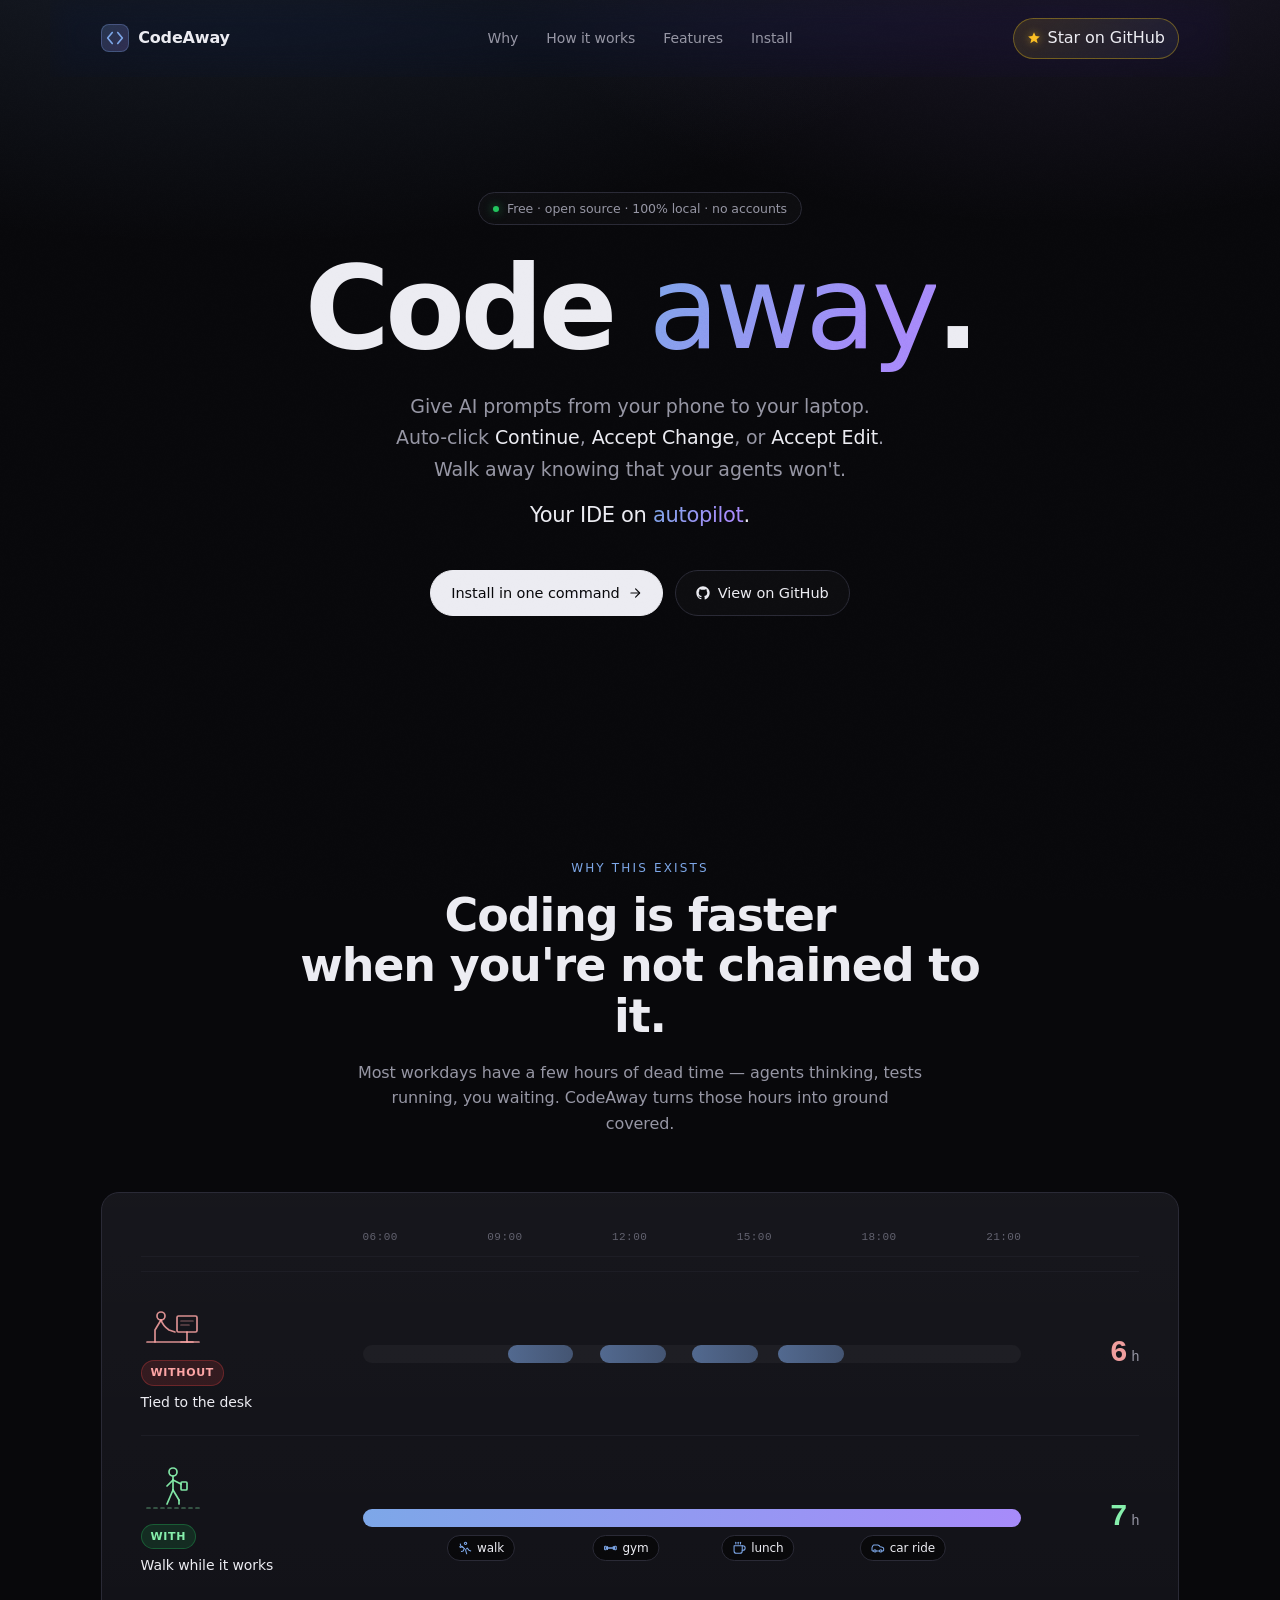
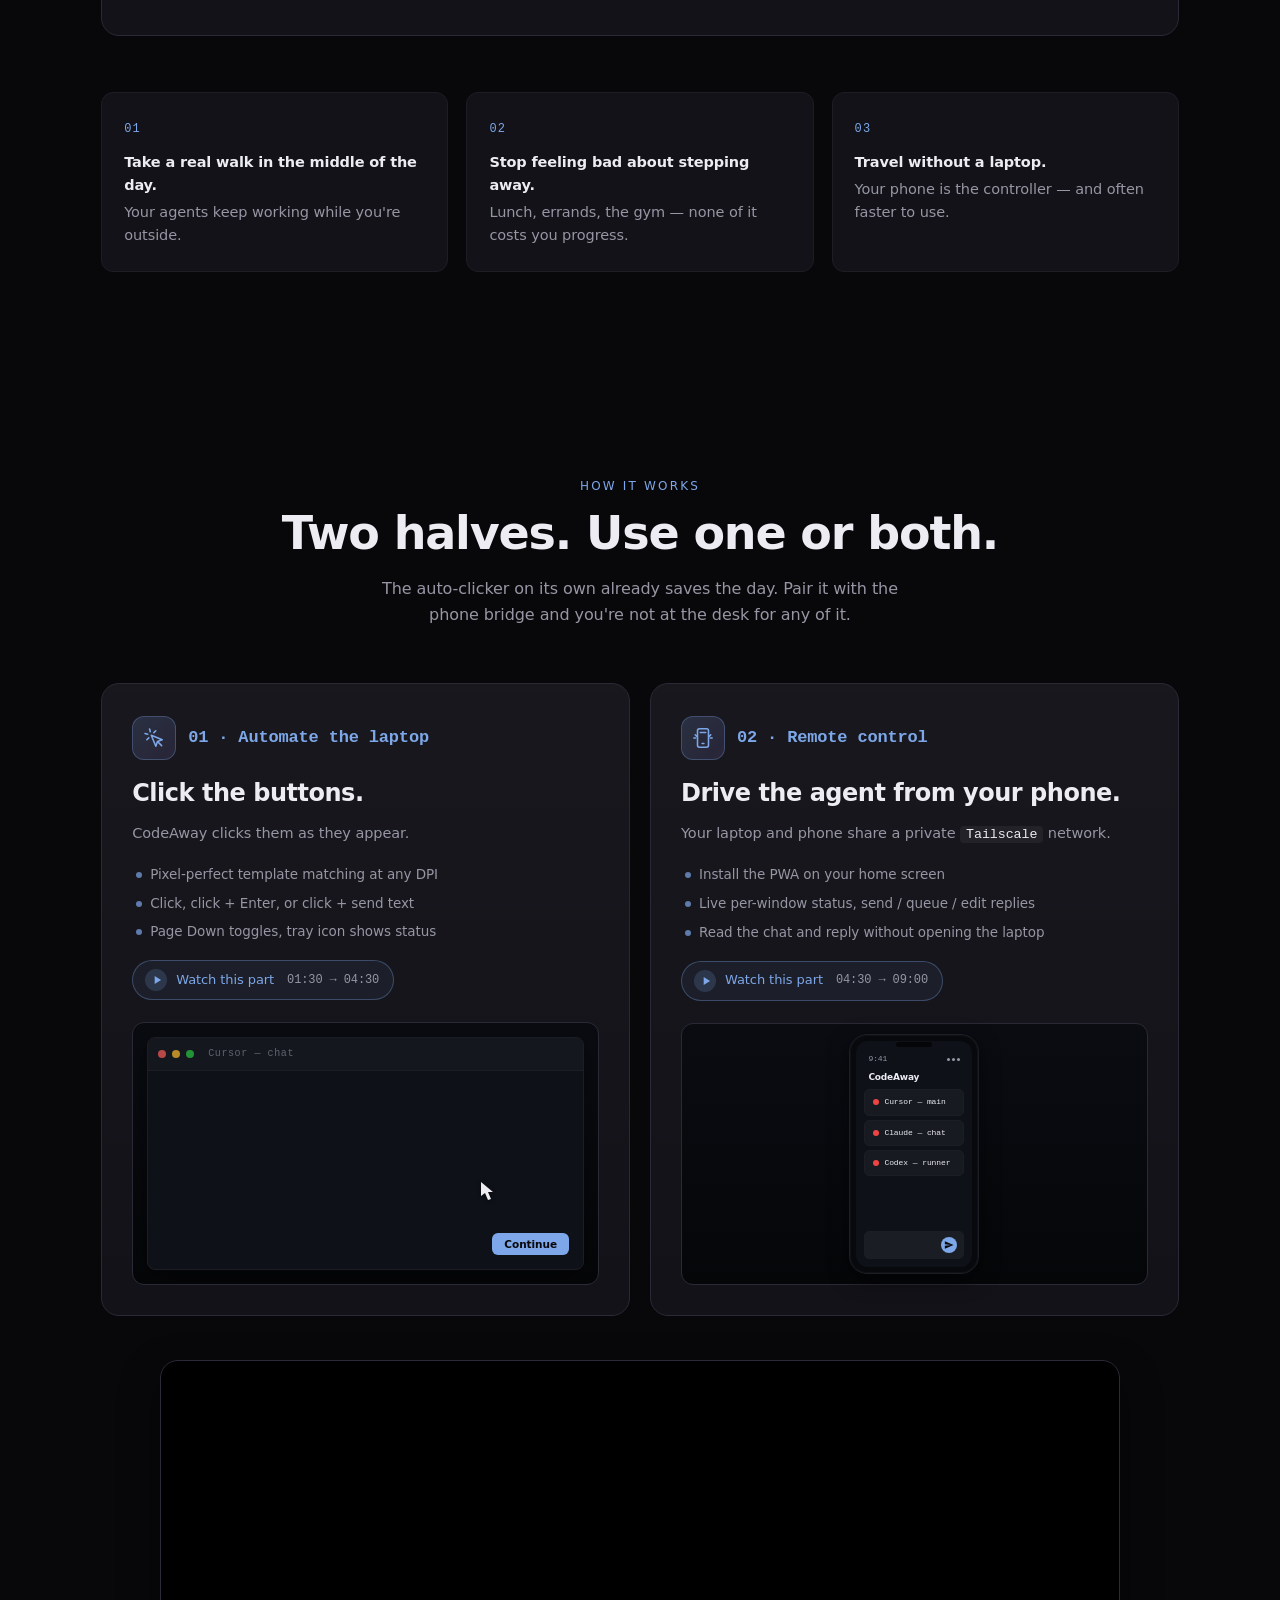
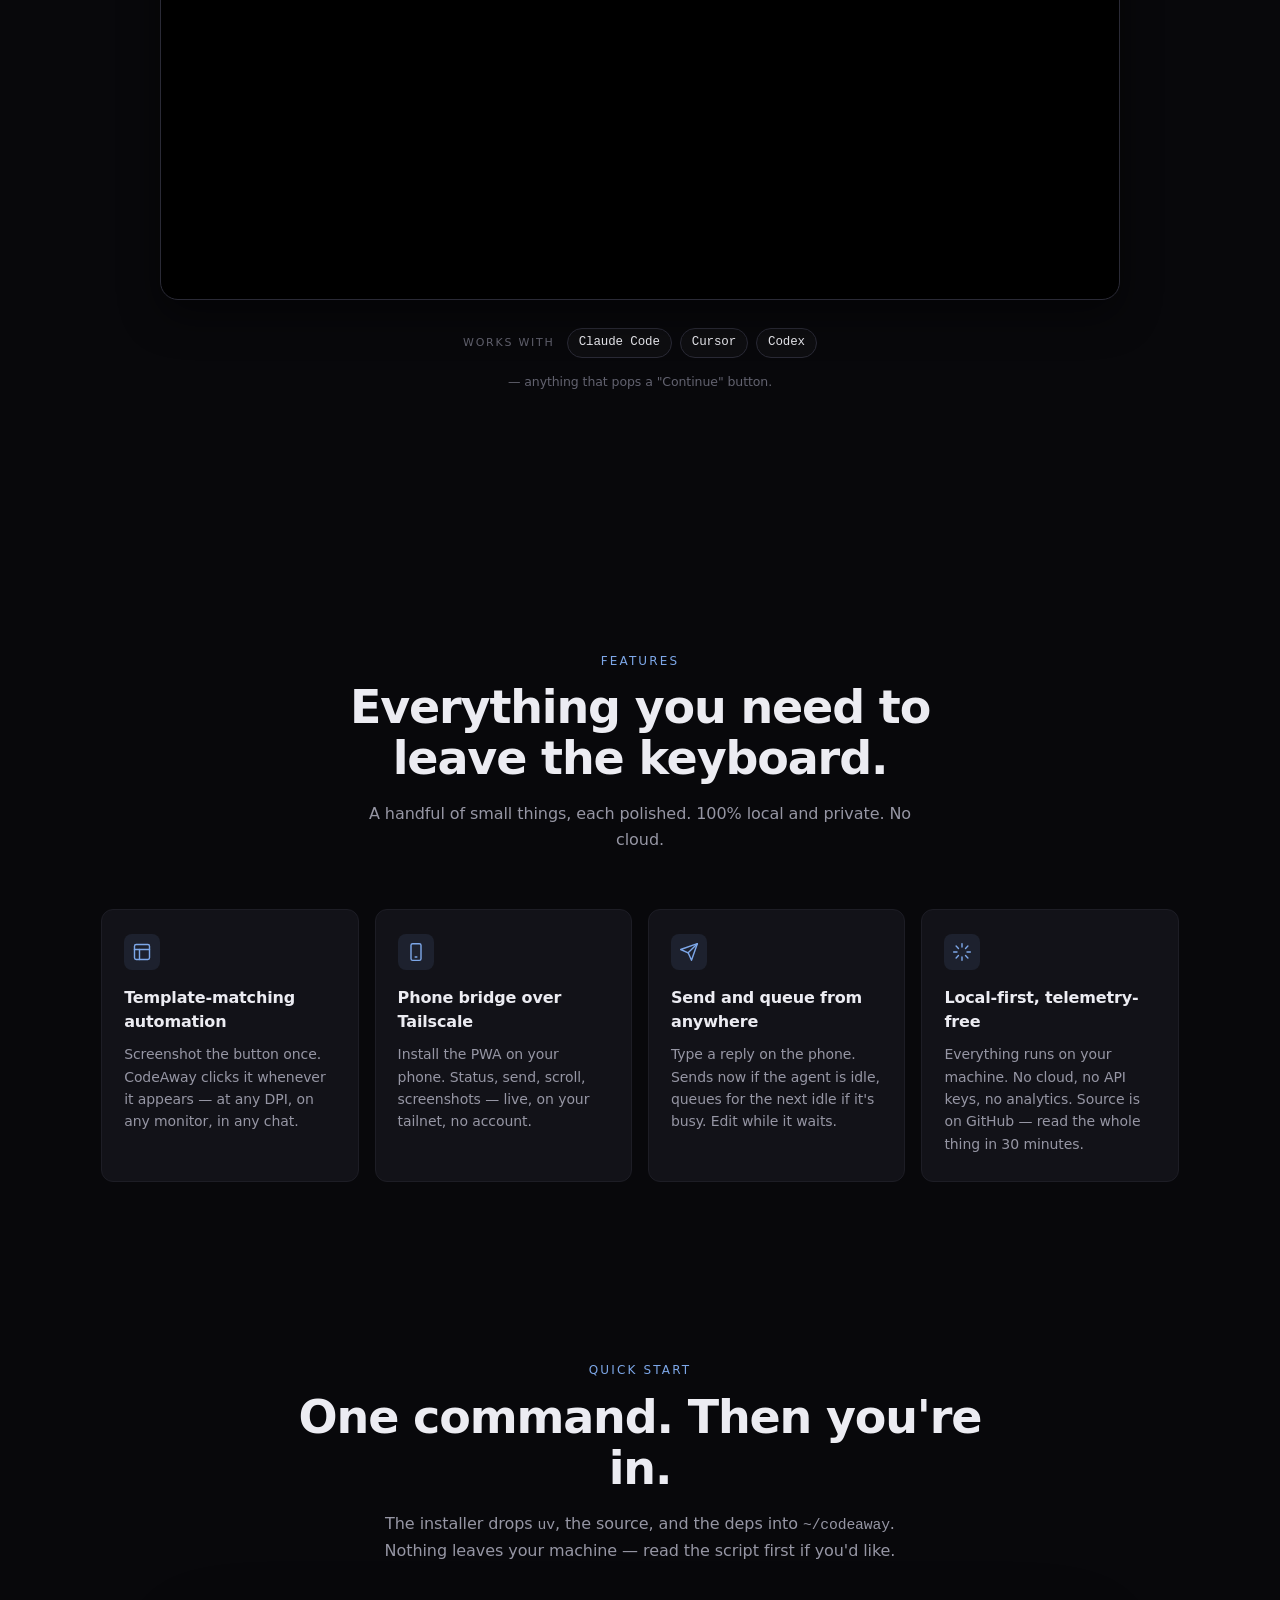
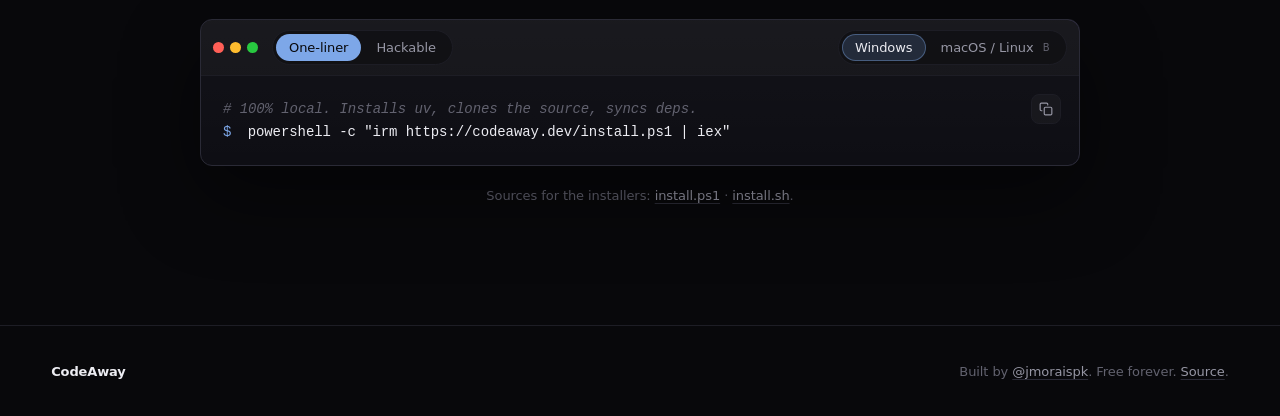
<file: site/index.html>
<!doctype html>
<html lang="en">
<head>
  <meta charset="utf-8">
  <meta name="viewport" content="width=device-width, initial-scale=1">
  <meta name="theme-color" content="#08080b">
  <meta name="description" content="CodeAway — open-source automation for IDEs and AI agents. Walk away from your desk; your agents won't.">
  <!-- Open Graph — fed to Slack, WhatsApp, iMessage, LinkedIn, etc.
       og:image must be an absolute URL or unfurlers won't fetch it,
       hence the codeaway.dev prefix. The 1200×630 ratio is the
       Facebook spec and what most clients prefer when picking a
       big-card layout over a plain link. -->
  <meta property="og:type" content="website">
  <meta property="og:url" content="https://codeaway.dev/">
  <meta property="og:title" content="CodeAway — Code away from your desk.">
  <meta property="og:description" content="Open-source automation for IDEs and AI agents. Walk away from your desk; your agents won't.">
  <meta property="og:image" content="https://codeaway.dev/assets/og.svg">
  <meta property="og:image:type" content="image/svg+xml">
  <meta property="og:image:width" content="1200">
  <meta property="og:image:height" content="630">
  <meta property="og:image:alt" content="CodeAway — phone controlling laptop with the agent's Continue button">
  <!-- Twitter has its own card spec; setting summary_large_image asks
       for the big preview. og:* fields above already cover most of
       what Twitter needs, but it falls back to twitter:* when
       present, so we mirror the essentials. -->
  <meta name="twitter:card" content="summary_large_image">
  <meta name="twitter:title" content="CodeAway — Code away from your desk.">
  <meta name="twitter:description" content="Open-source automation for IDEs and AI agents. Walk away from your desk; your agents won't.">
  <meta name="twitter:image" content="https://codeaway.dev/assets/og.svg">
  <link rel="icon" type="image/svg+xml" href="favicon.svg">
  <link rel="apple-touch-icon" href="favicon.svg">
  <link rel="mask-icon" href="favicon.svg" color="#7da7e8">
  <link rel="preconnect" href="https://rsms.me/">
  <link rel="stylesheet" href="https://rsms.me/inter/inter.css">
  <link rel="stylesheet" href="style.css">
  <title>CodeAway — Code away from your desk.</title>
</head>
<body>

<canvas id="grain" aria-hidden="true"></canvas>

<header class="nav">
  <a class="brand" href="#top" aria-label="CodeAway home">
    <span class="brand-mark" aria-hidden="true">
      <svg width="22" height="22" viewBox="0 0 24 24" fill="none" stroke="currentColor" stroke-width="1.8" stroke-linecap="round" stroke-linejoin="round">
        <polyline points="9 6 4 12 9 18"></polyline>
        <polyline points="15 6 20 12 15 18"></polyline>
      </svg>
    </span>
    <span class="brand-name">CodeAway</span>
  </a>
  <nav class="nav-links">
    <a href="#why">Why</a>
    <a href="#how">How it works</a>
    <a href="#features">Features</a>
    <a href="#quickstart">Install</a>
  </nav>
  <a class="nav-github" href="https://github.com/jmoraispk/codeaway" target="_blank" rel="noopener">
    <span class="star-icon" aria-hidden="true">
      <svg width="14" height="14" viewBox="0 0 24 24" fill="currentColor"><path d="M12 2 9.19 8.63 2 9.24l5.46 4.73L5.82 21 12 17.27 18.18 21l-1.64-7.03L22 9.24l-7.19-.61L12 2z"/></svg>
    </span>
    <span>Star on GitHub</span>
  </a>
</header>

<main id="top">

<!-- HERO ---------------------------------------------------------- -->
<section class="hero">
  <div class="hero-aurora" aria-hidden="true"></div>

  <p class="eyebrow">
    <span class="eyebrow-dot"></span>
    Free · open source · 100% local · no accounts
  </p>

  <h1 class="hero-title">
    Code <span class="grad">away</span>.
  </h1>

  <p class="hero-sub">
    Give AI prompts from your phone to your laptop.<br>
    Auto-click <em>Continue</em>, <em>Accept Change</em>, or <em>Accept Edit</em>.<br>
    Walk away knowing that your agents won't.
  </p>
  <p class="hero-tagline">Your IDE on <em>autopilot</em>.</p>

  <div class="hero-actions">
    <a class="btn btn-primary" href="#quickstart">
      Install in one command
      <svg width="14" height="14" viewBox="0 0 24 24" fill="none" stroke="currentColor" stroke-width="2" stroke-linecap="round" stroke-linejoin="round"><path d="M5 12h14"/><path d="m13 5 7 7-7 7"/></svg>
    </a>
    <a class="btn btn-ghost" href="https://github.com/jmoraispk/codeaway" target="_blank" rel="noopener">
      <svg width="14" height="14" viewBox="0 0 24 24" fill="currentColor" aria-hidden="true"><path d="M12 .5C5.65.5.5 5.65.5 12c0 5.08 3.29 9.39 7.86 10.91.58.1.79-.25.79-.56v-2c-3.2.7-3.87-1.36-3.87-1.36-.52-1.32-1.27-1.67-1.27-1.67-1.04-.71.08-.7.08-.7 1.15.08 1.76 1.18 1.76 1.18 1.02 1.75 2.69 1.25 3.35.96.1-.74.4-1.25.72-1.54-2.55-.29-5.23-1.27-5.23-5.66 0-1.25.45-2.27 1.18-3.07-.12-.29-.51-1.46.11-3.04 0 0 .96-.31 3.15 1.18.91-.25 1.89-.38 2.86-.38s1.95.13 2.86.38c2.18-1.49 3.14-1.18 3.14-1.18.62 1.58.23 2.75.11 3.04.74.8 1.18 1.82 1.18 3.07 0 4.4-2.69 5.36-5.25 5.65.41.36.78 1.06.78 2.13v3.16c0 .31.21.67.8.56C20.21 21.39 23.5 17.08 23.5 12 23.5 5.65 18.35.5 12 .5z"/></svg>
      View on GitHub
    </a>
  </div>

</section>

<!-- WHY ----------------------------------------------------------- -->
<section id="why" class="why">
  <header class="section-head">
    <p class="section-eyebrow">Why this exists</p>
    <h2>Coding is faster<br>when you're not chained to it.</h2>
    <p class="section-lede">
      Most workdays have a few hours of dead time — agents thinking,
      tests running, you waiting. CodeAway turns those hours into
      ground covered.
    </p>
  </header>

  <div class="timeline-card">
    <!-- Time axis sits above both rows so the eye reads the day's
         clock first, then the bars below it. 24-hour notation per
         the user's brief; six 3-hour ticks from 06:00 to 21:00.
         Spacer cells in cols 1 and 3 keep ticks aligned with the
         bar's start (0%) and end (100%). -->
    <div class="timeline-axis-row" aria-hidden="true">
      <span></span>
      <div class="timeline-axis">
        <span>06:00</span>
        <span>09:00</span>
        <span>12:00</span>
        <span>15:00</span>
        <span>18:00</span>
        <span>21:00</span>
      </div>
      <span></span>
    </div>

    <div class="timeline-row without">
      <div class="row-label">
        <span class="row-figure" aria-hidden="true">
          <svg viewBox="0 0 64 56" fill="none" stroke="currentColor" stroke-width="1.7" stroke-linecap="round" stroke-linejoin="round">
            <!-- desk -->
            <line x1="6" y1="48" x2="58" y2="48"/>
            <!-- monitor -->
            <rect x="36" y="22" width="20" height="16" rx="1.5"/>
            <line x1="40" y1="48" x2="52" y2="48"/>
            <line x1="46" y1="38" x2="46" y2="48"/>
            <!-- person slumped over keyboard -->
            <circle cx="20" cy="22" r="4"/>
            <path d="M20 26 Q22 32 28 36 L34 38"/>
            <path d="M20 26 L14 36 L14 48"/>
            <!-- glow lines on the monitor -->
            <line class="screen-glow" x1="40" y1="27" x2="52" y2="27"/>
            <line class="screen-glow" x1="40" y1="31" x2="48" y2="31"/>
          </svg>
        </span>
        <span class="row-tag">Without</span>
        Tied to the desk
      </div>
      <div class="track" role="presentation">
        <!-- Blocks stay inside ~22%–73% of the track — the 9 am to
             5 pm window of a 6 am–9 pm day. Four ~10% blocks add up
             to ~6 hours of agent activity inside that workday. -->
        <div class="block" style="--start: 22%; --end: 32%"></div>
        <div class="block" style="--start: 36%; --end: 46%"></div>
        <div class="block" style="--start: 50%; --end: 60%"></div>
        <div class="block" style="--start: 63%; --end: 73%"></div>
      </div>
      <div class="total-hours">
        <span class="total-hours-num">6</span>
        <span class="total-hours-unit">h</span>
      </div>
    </div>

    <div class="timeline-row with">
      <div class="row-label">
        <span class="row-figure walking" aria-hidden="true">
          <svg viewBox="0 0 64 56" fill="none" stroke="currentColor" stroke-width="1.7" stroke-linecap="round" stroke-linejoin="round">
            <!-- ground -->
            <line x1="6" y1="50" x2="58" y2="50" stroke-dasharray="3 4" opacity="0.4"/>
            <!-- person walking -->
            <g class="figure">
              <!-- head up -->
              <circle cx="32" cy="14" r="4"/>
              <!-- torso -->
              <line x1="32" y1="18" x2="32" y2="32"/>
              <!-- back leg -->
              <line class="leg-back" x1="32" y1="32" x2="26" y2="46"/>
              <!-- front leg, slightly bent -->
              <line class="leg-front" x1="32" y1="32" x2="38" y2="42"/>
              <line class="leg-front" x1="38" y1="42" x2="38" y2="46"/>
              <!-- forward arm holding phone -->
              <line x1="32" y1="22" x2="40" y2="26"/>
              <!-- phone -->
              <rect x="40" y="24" width="6" height="8" rx="1"/>
              <!-- back arm swinging -->
              <line class="arm-back" x1="32" y1="22" x2="26" y2="28"/>
            </g>
          </svg>
        </span>
        <span class="row-tag with-tag">With</span>
        Walk while it works
      </div>
      <div class="track" role="presentation">
        <!-- Bar runs the full track (06:00 → 21:00) — agent activity
             spans the entire window. Four markers spread across the
             day: early walk, mid-morning gym, midday lunch, evening
             car ride — the things a desk-bound dev can't do without
             losing agent time. -->
        <div class="block" style="--start: 0%; --end: 100%"></div>
        <ul class="markers">
          <!-- Markers spaced ~22% apart (≈ 3 h on a 15 h day): walk
               around 09:00, gym around 12:00, lunch around 15:00,
               car ride around 18:00. Walk + gym shifted later to
               match a typical morning routine and to keep the gaps
               between markers visually uniform. -->
          <li class="marker" style="left: 18%">
            <span class="marker-icon" aria-hidden="true">
              <svg width="14" height="14" viewBox="0 0 24 24" fill="none" stroke="currentColor" stroke-width="1.8" stroke-linecap="round" stroke-linejoin="round"><circle cx="13" cy="4" r="2"/><path d="m15 22-2-7 3-3 3 4 3 1"/><path d="M9 11 5 9 4 5"/><path d="M11 13 7 9l-2 2-2-1"/><path d="m11 13-2 4-3 1"/></svg>
            </span>
            walk
          </li>
          <li class="marker" style="left: 40%">
            <span class="marker-icon" aria-hidden="true">
              <!-- Simple dumbbell: two end weights + connecting bar.
                   Custom rather than the lucide path because the
                   stylised version reads cleanly at 14 px. -->
              <svg width="14" height="14" viewBox="0 0 24 24" fill="none" stroke="currentColor" stroke-width="1.8" stroke-linecap="round" stroke-linejoin="round">
                <rect x="2" y="9" width="3" height="6" rx="1"/>
                <rect x="19" y="9" width="3" height="6" rx="1"/>
                <line x1="5" y1="12" x2="19" y2="12" stroke-width="2.6"/>
                <line x1="7" y1="9.5" x2="7" y2="14.5"/>
                <line x1="17" y1="9.5" x2="17" y2="14.5"/>
              </svg>
            </span>
            gym
          </li>
          <li class="marker" style="left: 60%">
            <span class="marker-icon" aria-hidden="true">
              <svg width="14" height="14" viewBox="0 0 24 24" fill="none" stroke="currentColor" stroke-width="1.8" stroke-linecap="round" stroke-linejoin="round"><path d="M17 8h1a4 4 0 0 1 0 8h-1"/><path d="M3 8h14v9a4 4 0 0 1-4 4H7a4 4 0 0 1-4-4Z"/><path d="M6 2v3"/><path d="M10 2v3"/><path d="M14 2v3"/></svg>
            </span>
            lunch
          </li>
          <li class="marker" style="left: 82%">
            <span class="marker-icon" aria-hidden="true">
              <svg width="14" height="14" viewBox="0 0 24 24" fill="none" stroke="currentColor" stroke-width="1.8" stroke-linecap="round" stroke-linejoin="round"><path d="M19 17h2c.6 0 1-.4 1-1v-3c0-.9-.7-1.7-1.5-1.9C18.7 10.6 16 10 16 10s-1.3-1.4-2.2-2.3c-.5-.4-1.1-.7-1.8-.7H5c-.6 0-1.1.4-1.4.9l-1.4 2.9A3.7 3.7 0 0 0 2 12v4c0 .6.4 1 1 1h2"/><circle cx="7" cy="17" r="2"/><path d="M9 17h6"/><circle cx="17" cy="17" r="2"/></svg>
            </span>
            car ride
          </li>
        </ul>
      </div>
      <div class="total-hours">
        <span class="total-hours-num">12</span>
        <span class="total-hours-unit">h</span>
      </div>
    </div>
  </div>

  <ol class="why-points">
    <li class="why-point">
      <span class="point-num">01</span>
      <p>
        <strong>Take a real walk in the middle of the day.</strong>
        Your agents keep working while you're outside.
      </p>
    </li>
    <li class="why-point">
      <span class="point-num">02</span>
      <p>
        <strong>Stop feeling bad about stepping away.</strong>
        Lunch, errands, the gym — none of it costs you progress.
      </p>
    </li>
    <li class="why-point">
      <span class="point-num">03</span>
      <p>
        <strong>Travel without a laptop.</strong>
        Your phone is the controller — and often faster to use.
      </p>
    </li>
  </ol>
</section>

<!-- HOW IT WORKS -------------------------------------------------- -->
<section id="how" class="use-cases">
  <header class="section-head">
    <p class="section-eyebrow">How it works</p>
    <h2>Two halves. Use one or both.</h2>
    <p class="section-lede">
      The auto-clicker on its own already saves the day. Pair it with
      the phone bridge and you're not at the desk for any of it.
    </p>
  </header>

  <div class="use-case-grid">
    <article class="use-case">
      <header class="use-case-head">
        <span class="use-case-icon" aria-hidden="true">
          <!-- Lucide mouse-pointer-click — the cursor + click ripples
               read as "automated click" much more clearly than the
               literal-mouse icon did. -->
          <svg width="22" height="22" viewBox="0 0 24 24" fill="none" stroke="currentColor" stroke-width="1.7" stroke-linecap="round" stroke-linejoin="round">
            <path d="m9 9 5 12 1.774-5.226L21 14 9 9z"/>
            <path d="m16.071 16.071 4.243 4.243"/>
            <path d="m7.188 2.239.777 2.897"/>
            <path d="M5.136 7.965l-2.898-.777"/>
            <path d="M13.95 4.05l-2.122 2.122"/>
            <path d="m6.293 11.829-2.122 2.122"/>
          </svg>
        </span>
        <p class="use-case-tag">01 · Automate the laptop</p>
      </header>
      <h3>Click the buttons.</h3>
      <p class="use-case-body">CodeAway clicks them as they appear.</p>
      <ul class="use-case-bullets">
        <li>Pixel-perfect template matching at any DPI</li>
        <li>Click, click + Enter, or click + send text</li>
        <li>Page Down toggles, tray icon shows status</li>
      </ul>
      <!-- Looping CSS demo until a real screencast lands. The mockup is
           a faux IDE chat panel: an "Apply this change?" message, a
           Continue button, and a system cursor that flies in from the
           top-right, clicks the button (which flashes), and resets.
           One full cycle every 5s; aria-hidden because the surrounding
           bullets already explain what it does. -->
      <a class="watch-link" href="#video" data-start="90" data-end="270" aria-label="Play the auto-click portion of the demo, 1:30 to 4:30">
        <span class="watch-icon" aria-hidden="true">
          <svg width="14" height="14" viewBox="0 0 24 24" fill="currentColor"><path d="M8 5v14l11-7z"/></svg>
        </span>
        <span class="watch-text">Watch this part</span>
        <span class="watch-time">01:30 → 04:30</span>
      </a>
      <div class="use-case-video demo-autoclick" data-video="automate" aria-hidden="true">
        <div class="demo-window">
          <div class="demo-header">
            <i></i><i></i><i></i>
            <span class="demo-titlebar">Cursor — chat</span>
          </div>
          <div class="demo-body">
            <!-- Four messages stacked. Each fades in at its own
                 timestamp on the shared 10 s loop, the cursor flies
                 to the Continue button between exchange #1 and #2 and
                 again between #3 and #4, and the button flashes on
                 each click. -->
            <div class="demo-msg demo-msg-user demo-msg-1">Refactor <code>press_engine.py</code></div>
            <div class="demo-msg demo-msg-agent demo-msg-2">Updated. Apply this change?</div>
            <div class="demo-msg demo-msg-user demo-msg-3">Now run the tests</div>
            <div class="demo-msg demo-msg-agent demo-msg-4">Tests pass. Apply edits?</div>
            <button class="demo-btn">Continue</button>
            <span class="demo-cursor">
              <svg width="16" height="20" viewBox="0 0 16 20" fill="currentColor">
                <path d="M0 0 L0 14 L4 11 L7 18 L10 17 L7 10 L12 10 Z"/>
              </svg>
            </span>
          </div>
        </div>
      </div>
    </article>

    <article class="use-case">
      <header class="use-case-head">
        <span class="use-case-icon" aria-hidden="true">
          <svg width="22" height="22" viewBox="0 0 24 24" fill="none" stroke="currentColor" stroke-width="1.7" stroke-linecap="round" stroke-linejoin="round">
            <rect x="6" y="2" width="12" height="20" rx="2"/>
            <path d="M11 18h2"/>
            <path d="M9 6h6"/>
            <path d="M2 12h2"/>
            <path d="M20 12h2"/>
            <path d="M3.5 8.5 5 10"/>
            <path d="M19 10l1.5-1.5"/>
          </svg>
        </span>
        <p class="use-case-tag">02 · Remote control</p>
      </header>
      <h3>Drive the agent from your phone.</h3>
      <p class="use-case-body">
        Your laptop and phone share a private <em>Tailscale</em> network.
      </p>
      <ul class="use-case-bullets">
        <li>Install the PWA on your home screen</li>
        <li>Live per-window status, send / queue / edit replies</li>
        <li>Read the chat and reply without opening the laptop</li>
      </ul>
      <!-- Looping CSS demo: a phone PWA showing a window flipping
           busy → idle, the user typing a reply (typewriter), and the
           send button flashing. 6 s loop, no JS or video file —
           swap the inner mockup for a <video> when a real recording
           lands and remove the .demo-bridge class. -->
      <a class="watch-link" href="#video" data-start="272" data-end="540" aria-label="Play the remote-control portion of the demo, 4:30 to 9:00">
        <span class="watch-icon" aria-hidden="true">
          <svg width="14" height="14" viewBox="0 0 24 24" fill="currentColor"><path d="M8 5v14l11-7z"/></svg>
        </span>
        <span class="watch-text">Watch this part</span>
        <span class="watch-time">04:30 → 09:00</span>
      </a>
      <!-- Phone PWA loop with three windows. Two of them — Cursor
           and Claude — alternate finishing on a 12 s cycle: one goes
           idle, the user reads + types a custom reply, the agent
           goes back to busy, the other agent finishes next. Codex
           stays red the whole time as a third bystander, so the
           "you have multiple agents going" idea reads. -->
      <div class="use-case-video demo-bridge" data-video="remote" aria-hidden="true">
        <div class="demo-phone">
          <div class="demo-phone-notch"></div>
          <div class="demo-phone-screen">
            <div class="demo-phone-status">
              <span>9:41</span>
              <span class="demo-phone-dots"><i></i><i></i><i></i></span>
            </div>
            <div class="demo-phone-app">CodeAway</div>
            <ul class="demo-windows-list">
              <li class="demo-w demo-w-1">
                <div class="demo-w-row">
                  <span class="demo-w-dot"></span>
                  <span class="demo-w-name">Cursor — main</span>
                </div>
                <div class="demo-w-preview">"Refactor done. Tests next?"</div>
              </li>
              <li class="demo-w demo-w-2">
                <div class="demo-w-row">
                  <span class="demo-w-dot"></span>
                  <span class="demo-w-name">Claude — chat</span>
                </div>
                <div class="demo-w-preview">"Implementation looks fragile."</div>
              </li>
              <li class="demo-w demo-w-3">
                <div class="demo-w-row">
                  <span class="demo-w-dot"></span>
                  <span class="demo-w-name">Codex — runner</span>
                </div>
              </li>
            </ul>
            <div class="demo-phone-composer">
              <span class="demo-typed-stack">
                <span class="demo-typed demo-typed-1">Run the e2e suite</span>
                <span class="demo-typed demo-typed-2">Add error handling</span>
              </span>
              <span class="demo-phone-send" aria-hidden="true">
                <svg width="10" height="10" viewBox="0 0 24 24" fill="currentColor"><path d="M2 21l21-9L2 3v7l15 2-15 2z"/></svg>
              </span>
            </div>
          </div>
        </div>
      </div>
    </article>
  </div>

  <!-- Embedded demo video. youtube-nocookie.com is YouTube's
       privacy-enhanced domain — no tracking cookies until the user
       hits play. lazy loading keeps the iframe off the critical
       path so the page paints quickly even if the video API is
       slow to respond. -->
  <div id="video" class="video-embed">
    <iframe
      id="codeaway-video"
      src="https://www.youtube-nocookie.com/embed/V4NTQVTd4Rs?enablejsapi=1&rel=0"
      title="CodeAway demo"
      loading="lazy"
      allow="accelerometer; autoplay; clipboard-write; encrypted-media; gyroscope; picture-in-picture; web-share"
      referrerpolicy="strict-origin-when-cross-origin"
      allowfullscreen></iframe>
  </div>

  <p class="compat-row">
    <span class="compat-label">Works with</span>
    <span class="compat-chip">Claude Code</span>
    <span class="compat-chip">Cursor</span>
    <span class="compat-chip">Codex</span>
    <span class="compat-tail">— anything that pops a "Continue" button.</span>
  </p>
</section>

<!-- FEATURES ------------------------------------------------------ -->
<section id="features" class="features">

  <header class="section-head">
    <p class="section-eyebrow">Features</p>
    <h2>Everything you need to leave the keyboard.</h2>
    <p class="section-lede">
      A handful of small things, each polished. 100% local and private.
      No cloud.
    </p>
  </header>

  <div class="feature-grid">
    <article class="feature">
      <span class="feature-icon" aria-hidden="true">
        <svg width="20" height="20" viewBox="0 0 24 24" fill="none" stroke="currentColor" stroke-width="1.7" stroke-linecap="round" stroke-linejoin="round"><rect x="3" y="3" width="18" height="18" rx="2"/><path d="M3 9h18"/><path d="M9 21V9"/></svg>
      </span>
      <h3>Template-matching automation</h3>
      <p>Screenshot the button once. CodeAway clicks it whenever it appears — at any DPI, on any monitor, in any chat.</p>
    </article>

    <article class="feature">
      <span class="feature-icon" aria-hidden="true">
        <svg width="20" height="20" viewBox="0 0 24 24" fill="none" stroke="currentColor" stroke-width="1.7" stroke-linecap="round" stroke-linejoin="round"><rect x="6" y="2" width="12" height="20" rx="2"/><path d="M11 18h2"/></svg>
      </span>
      <h3>Phone bridge over Tailscale</h3>
      <p>Install the PWA on your phone. Status, send, scroll, screenshots — live, on your tailnet, no account.</p>
    </article>

    <article class="feature">
      <span class="feature-icon" aria-hidden="true">
        <svg width="20" height="20" viewBox="0 0 24 24" fill="none" stroke="currentColor" stroke-width="1.7" stroke-linecap="round" stroke-linejoin="round"><path d="M22 2 11 13"/><path d="m22 2-7 20-4-9-9-4 20-7Z"/></svg>
      </span>
      <h3>Send and queue from anywhere</h3>
      <p>Type a reply on the phone. Sends now if the agent is idle, queues for the next idle if it's busy. Edit while it waits.</p>
    </article>

    <article class="feature">
      <span class="feature-icon" aria-hidden="true">
        <svg width="20" height="20" viewBox="0 0 24 24" fill="none" stroke="currentColor" stroke-width="1.7" stroke-linecap="round" stroke-linejoin="round"><path d="M12 2v4"/><path d="M12 18v4"/><path d="m4.93 4.93 2.83 2.83"/><path d="m16.24 16.24 2.83 2.83"/><path d="M2 12h4"/><path d="M18 12h4"/><path d="m4.93 19.07 2.83-2.83"/><path d="m16.24 7.76 2.83-2.83"/></svg>
      </span>
      <h3>Local-first, telemetry-free</h3>
      <p>Everything runs on your machine. No cloud, no API keys, no analytics. Source is on GitHub — read the whole thing in 30 minutes.</p>
    </article>
  </div>
</section>


<!-- QUICKSTART ---------------------------------------------------- -->
<section id="quickstart" class="quickstart">
  <header class="section-head">
    <p class="section-eyebrow">Quick start</p>
    <h2>One command. Then you're in.</h2>
    <p class="section-lede">
      The installer drops <code>uv</code>, the source, and the deps into
      <code>~/codeaway</code>. Nothing leaves your machine — read
      <a href="https://github.com/jmoraispk/codeaway/blob/main/site/install.ps1" target="_blank" rel="noopener">the script</a>
      first if you'd like.
    </p>
  </header>

  <div class="terminal" data-method="one-liner" data-platform="windows">
    <div class="terminal-head">
      <span class="dots" aria-hidden="true"><i></i><i></i><i></i></span>

      <div class="method-tabs" role="tablist" aria-label="Install method">
        <button class="method-tab is-active" data-method="one-liner" role="tab" aria-selected="true">One-liner</button>
        <button class="method-tab" data-method="hackable" role="tab" aria-selected="false">Hackable</button>
      </div>

      <div class="platform-tabs" role="tablist" aria-label="Platform">
        <button class="platform-tab is-active" data-platform="windows" role="tab" aria-selected="true">Windows</button>
        <button class="platform-tab" data-platform="unix" role="tab" aria-selected="false">macOS / Linux<span class="beta">β</span></button>
      </div>
    </div>

    <div class="terminal-body">
      <pre class="code" id="install-pre"></pre>
      <button class="copy" id="copy-cmd" aria-label="Copy command" title="Copy">
        <svg width="14" height="14" viewBox="0 0 24 24" fill="none" stroke="currentColor" stroke-width="2" stroke-linecap="round" stroke-linejoin="round" aria-hidden="true">
          <rect x="9" y="9" width="13" height="13" rx="2" ry="2"/>
          <path d="M5 15H4a2 2 0 0 1-2-2V4a2 2 0 0 1 2-2h9a2 2 0 0 1 2 2v1"/>
        </svg>
      </button>

      <div class="warning" id="untested-warn" hidden>
        <span class="warning-icon" aria-hidden="true">
          <svg width="16" height="16" viewBox="0 0 24 24" fill="none" stroke="currentColor" stroke-width="1.8" stroke-linecap="round" stroke-linejoin="round"><path d="M10.29 3.86 1.82 18a2 2 0 0 0 1.71 3h16.94a2 2 0 0 0 1.71-3L13.71 3.86a2 2 0 0 0-3.42 0z"/><path d="M12 9v4"/><path d="M12 17h.01"/></svg>
        </span>
        <div class="warning-body">
          <p><strong>Untested platform.</strong> The install script
          fetches and syncs fine, but the engine relies on Win32 APIs
          and won't run as-is on macOS / Linux today.</p>
          <button type="button" class="btn btn-ghost btn-sm" id="request-port">
            Request a macOS / Linux port
            <svg width="12" height="12" viewBox="0 0 24 24" fill="none" stroke="currentColor" stroke-width="2" stroke-linecap="round" stroke-linejoin="round" aria-hidden="true"><path d="M5 12h14"/><path d="m13 5 7 7-7 7"/></svg>
          </button>
        </div>
      </div>
    </div>
  </div>

  <p class="quickstart-note">
    Sources for the installers:
    <a href="https://github.com/jmoraispk/codeaway/blob/main/site/install.ps1" target="_blank" rel="noopener">install.ps1</a>
    ·
    <a href="https://github.com/jmoraispk/codeaway/blob/main/site/install.sh" target="_blank" rel="noopener">install.sh</a>.
  </p>
</section>

</main>

<footer class="footer">
  <div class="footer-inner">
    <span class="footer-mark">CodeAway</span>
    <span class="footer-meta">
      Built by <a href="https://github.com/jmoraispk" target="_blank" rel="noopener">@jmoraispk</a>.
      Free forever.
      <a href="https://github.com/jmoraispk/codeaway" target="_blank" rel="noopener">Source</a>.
    </span>
  </div>
</footer>

<script src="script.js"></script>

</body>
</html>
</file>
<file: site/style.css>
:root {
  color-scheme: dark;

  --bg: #08080b;
  --bg-elev: #101015;
  --bg-card: #121218;
  --line: #1d1d25;
  --line-strong: #2a2a36;

  --fg: #ececf2;
  --fg-mute: #9696a4;
  --fg-faint: #62626f;

  /* Restrained palette — one cool, one warm, used together for the
     hero gradient and individually for accents. The body itself stays
     monochrome so the colour reads as deliberate. */
  --accent: #7da7e8;
  --accent-2: #a78bfa;

  --r-sm: 8px;
  --r-md: 12px;
  --r-lg: 18px;
  --r-pill: 999px;

  --max: 1180px;
  --gutter: clamp(20px, 4vw, 56px);

  --t-fast: 140ms cubic-bezier(0.2, 0.8, 0.2, 1);
  --t-med: 280ms cubic-bezier(0.2, 0.8, 0.2, 1);

  font-family: "Inter", system-ui, -apple-system, "Segoe UI", Roboto, sans-serif;
  font-feature-settings: "ss01", "cv11", "calt";
  font-synthesis: none;
  text-rendering: optimizeLegibility;
  -webkit-font-smoothing: antialiased;
  -moz-osx-font-smoothing: grayscale;
}

* { box-sizing: border-box; }

html, body {
  margin: 0;
  padding: 0;
  background: var(--bg);
  color: var(--fg);
}

body {
  font-size: 16px;
  line-height: 1.55;
  letter-spacing: -0.005em;
  min-height: 100dvh;
  /* Two soft auroras in the top corners; everything below the hero
     is plain dark. Keeps the colour budget where the eye lands first
     instead of bleeding through the whole page. */
  background:
    radial-gradient(
      1200px 580px at 18% -160px,
      rgba(125, 167, 232, 0.16),
      transparent 70%
    ),
    radial-gradient(
      900px 500px at 82% -100px,
      rgba(167, 139, 250, 0.14),
      transparent 65%
    ),
    var(--bg);
  overflow-x: hidden;
}

a { color: inherit; text-decoration: none; }

code {
  font-family: "JetBrains Mono", "SF Mono", "Menlo", monospace;
  font-size: 0.92em;
  letter-spacing: -0.01em;
}

/* ---- Grain overlay ---------------------------------------------- */
#grain {
  position: fixed;
  inset: 0;
  width: 100vw;
  height: 100vh;
  pointer-events: none;
  z-index: 1000;
  mix-blend-mode: overlay;
  opacity: 0.55;
}

/* ---- Top nav ---------------------------------------------------- */
/* Three-column grid: brand pinned left, links centred, GitHub CTA
   pinned right. The 1fr / auto / 1fr template keeps the centre group
   anchored on the page midline regardless of the brand or CTA width
   (space-between would drift the centre as those grow / shrink). */
.nav {
  position: sticky;
  top: 0;
  z-index: 50;
  display: grid;
  grid-template-columns: 1fr auto 1fr;
  align-items: center;
  gap: 20px;
  padding: 18px var(--gutter);
  max-width: var(--max);
  margin: 0 auto;
  backdrop-filter: saturate(180%) blur(14px);
  -webkit-backdrop-filter: saturate(180%) blur(14px);
}
.nav .brand       { justify-self: start; }
.nav .nav-links   { justify-self: center; }
.nav .nav-github  { justify-self: end; }

.brand {
  display: inline-flex;
  align-items: center;
  gap: 9px;
  font-weight: 600;
  letter-spacing: -0.01em;
  font-size: 16px;
  transition: opacity var(--t-fast);
}
.brand:hover { opacity: 0.78; }
.brand-mark {
  display: inline-flex;
  align-items: center;
  justify-content: center;
  width: 28px;
  height: 28px;
  border-radius: var(--r-sm);
  background: linear-gradient(135deg, rgba(125, 167, 232, 0.22), rgba(167, 139, 250, 0.22));
  color: var(--accent);
  border: 1px solid rgba(125, 167, 232, 0.3);
}

.nav-links {
  display: inline-flex;
  align-items: center;
  gap: 28px;
  font-size: 14px;
  color: var(--fg-mute);
}
.nav-links a {
  transition: color var(--t-fast);
}
.nav-links a:hover { color: var(--fg); }

/* Star CTA — wants to be tappable. Pale gold sheen on the star
   itself, soft border glow that brightens on hover, and a slow
   twinkle animation on the icon so the eye lands on it without it
   becoming distracting on idle viewing. */
.nav-github {
  position: relative;
  display: inline-flex;
  align-items: center;
  gap: 7px;
  padding: 7px 13px;
  border: 1px solid rgba(250, 204, 21, 0.35);
  border-radius: var(--r-pill);
  color: var(--fg);
  background:
    linear-gradient(135deg, rgba(250, 204, 21, 0.12), rgba(125, 167, 232, 0.08));
  box-shadow: 0 0 0 0 rgba(250, 204, 21, 0);
  transition: border-color var(--t-fast), box-shadow var(--t-med),
              transform var(--t-fast), background var(--t-med);
}
.nav-github:hover {
  border-color: rgba(250, 204, 21, 0.7);
  background:
    linear-gradient(135deg, rgba(250, 204, 21, 0.22), rgba(125, 167, 232, 0.12));
  box-shadow: 0 0 24px rgba(250, 204, 21, 0.28);
  transform: translateY(-1px);
}
.nav-github .star-icon {
  display: inline-flex;
  align-items: center;
  justify-content: center;
  color: #fbbf24;
  filter: drop-shadow(0 0 4px rgba(251, 191, 36, 0.55));
  animation: twinkle 4s ease-in-out infinite;
}
.nav-github:hover .star-icon {
  filter: drop-shadow(0 0 8px rgba(251, 191, 36, 0.9));
}
@keyframes twinkle {
  0%, 60%, 100% { transform: scale(1) rotate(0deg); opacity: 1; }
  10%           { transform: scale(1.18) rotate(-7deg); opacity: 0.95; }
  20%           { transform: scale(1) rotate(0deg); opacity: 1; }
}

@media (max-width: 720px) {
  /* Drop the centre links on narrow viewports — the brand + Star CTA
     fight for the same row, the links would push the GitHub button
     off-screen. The same destinations are reachable by scrolling. */
  .nav { grid-template-columns: 1fr auto; }
  .nav .nav-links { display: none; }
}

/* ---- Hero ------------------------------------------------------- */
.hero {
  position: relative;
  max-width: var(--max);
  margin: 0 auto;
  padding: clamp(60px, 9vw, 130px) var(--gutter) clamp(40px, 6vw, 80px);
  text-align: center;
}

.hero-aurora {
  position: absolute;
  top: -120px;
  left: 50%;
  transform: translateX(-50%);
  width: min(960px, 95%);
  height: 540px;
  background:
    radial-gradient(
      closest-side,
      rgba(125, 167, 232, 0.26),
      transparent 70%
    ),
    radial-gradient(
      closest-side at 70% 60%,
      rgba(167, 139, 250, 0.22),
      transparent 70%
    );
  filter: blur(40px);
  pointer-events: none;
  z-index: -1;
}

.eyebrow {
  display: inline-flex;
  align-items: center;
  gap: 8px;
  margin: 0 0 26px;
  padding: 6px 14px;
  border: 1px solid var(--line-strong);
  border-radius: var(--r-pill);
  font-size: 12.5px;
  color: var(--fg-mute);
  background: rgba(255, 255, 255, 0.02);
  font-weight: 500;
}
.eyebrow-dot {
  width: 6px;
  height: 6px;
  border-radius: 50%;
  background: #22c55e;
  box-shadow: 0 0 10px rgba(34, 197, 94, 0.7);
}

.hero-title {
  font-size: clamp(52px, 9.5vw, 116px);
  font-weight: 600;
  line-height: 0.98;
  letter-spacing: -0.04em;
  margin: 0 auto 26px;
  max-width: 14ch;
}
.hero-title .grad {
  background: linear-gradient(120deg, var(--accent) 0%, var(--accent-2) 80%);
  -webkit-background-clip: text;
  background-clip: text;
  color: transparent;
  /* The 'away' word slants ever so slightly to push the
     "leaving the desk" feeling without committing to a full italic. */
  font-style: italic;
  font-weight: 500;
}

.hero-sub {
  margin: 0 auto 14px;
  max-width: 56ch;
  font-size: clamp(16px, 1.5vw, 19px);
  color: var(--fg-mute);
  line-height: 1.65;
}
.hero-sub em {
  font-style: normal;
  color: var(--fg);
  font-weight: 500;
  /* Real button names get the foreground colour treatment so they
     read as concrete UI references rather than emphasis. */
}

/* Tagline punctuates the value-prop list — slightly larger, a touch
   of weight, italic gradient mark for the "autopilot" word so it
   visually rhymes with the hero title's `away`. */
.hero-tagline {
  margin: 0 auto 38px;
  font-size: clamp(17px, 1.7vw, 21px);
  font-weight: 500;
  color: var(--fg);
  letter-spacing: -0.015em;
}
.hero-tagline em {
  font-style: italic;
  font-weight: 500;
  background: linear-gradient(120deg, var(--accent) 0%, var(--accent-2) 80%);
  -webkit-background-clip: text;
  background-clip: text;
  color: transparent;
}

.hero-actions {
  display: inline-flex;
  flex-wrap: wrap;
  justify-content: center;
  gap: 12px;
  margin-bottom: 64px;
}

.btn {
  display: inline-flex;
  align-items: center;
  gap: 8px;
  padding: 11px 20px;
  border-radius: var(--r-pill);
  font-size: 14.5px;
  font-weight: 500;
  letter-spacing: -0.005em;
  border: 1px solid transparent;
  cursor: pointer;
  font-family: inherit;
  transition: transform var(--t-fast), background var(--t-fast),
              border-color var(--t-fast), box-shadow var(--t-fast),
              color var(--t-fast);
}
.btn:active { transform: scale(0.98); }

.btn-primary {
  background: var(--fg);
  color: #08080b;
  border-color: var(--fg);
}
.btn-primary:hover {
  background: #fff;
  box-shadow: 0 8px 30px rgba(125, 167, 232, 0.22);
}

.btn-ghost {
  color: var(--fg);
  border-color: var(--line-strong);
  background: rgba(255, 255, 255, 0.02);
}
.btn-ghost:hover {
  border-color: rgba(125, 167, 232, 0.5);
  background: rgba(255, 255, 255, 0.04);
}

#copy-install {
  font-family: inherit;
  /* Leaves room for the copy icon on the right and aligns the prompt
     glyph so the snippet looks like a terminal line, not a button. */
  padding-right: 14px;
}
#copy-install code {
  font-size: 13px;
}
#copy-install .prompt {
  color: var(--accent);
  user-select: none;
  margin-right: 6px;
}
.copy-icon {
  opacity: 0.7;
  transition: opacity var(--t-fast);
}
#copy-install:hover .copy-icon { opacity: 1; }
#copy-install.copied {
  border-color: rgba(34, 197, 94, 0.5);
  color: #22c55e;
}

/* ---- Compatibility row ----------------------------------------- */
/* Sits between the hero CTAs and the screenshot so the eye lands on
   it after the call-to-action and answers "is this for my IDE?"
   before scrolling. Pills are text-only — no third-party logos
   rendered locally, so we never fall out of sync with each tool's
   brand updates. */
.compat-row {
  display: flex;
  flex-wrap: wrap;
  align-items: center;
  justify-content: center;
  gap: 8px;
  margin: 28px auto 56px;
  font-size: 13px;
  color: var(--fg-mute);
  max-width: 720px;
}
.compat-label {
  font-size: 11px;
  letter-spacing: 0.16em;
  text-transform: uppercase;
  color: var(--fg-faint);
  margin-right: 4px;
  font-weight: 500;
}
.compat-chip {
  display: inline-flex;
  align-items: center;
  padding: 4px 11px;
  border: 1px solid var(--line-strong);
  border-radius: var(--r-pill);
  background: rgba(255, 255, 255, 0.025);
  color: var(--fg);
  font-size: 12.5px;
  font-weight: 500;
  font-family: "JetBrains Mono", "SF Mono", "Menlo", monospace;
  letter-spacing: -0.01em;
  transition: border-color var(--t-fast), color var(--t-fast),
              background var(--t-fast);
}
.compat-chip:hover {
  border-color: rgba(125, 167, 232, 0.5);
  color: var(--accent);
}
.compat-tail {
  flex-basis: 100%;
  text-align: center;
  margin-top: 6px;
  font-size: 12.5px;
  color: var(--fg-faint);
}


/* ---- Quickstart terminal --------------------------------------- */
.quickstart {
  max-width: var(--max);
  margin: 0 auto;
  padding: clamp(40px, 6vw, 80px) var(--gutter) clamp(20px, 3vw, 40px);
}

.terminal {
  max-width: 880px;
  margin: 0 auto;
  border: 1px solid var(--line-strong);
  border-radius: var(--r-md);
  background:
    linear-gradient(180deg, rgba(255, 255, 255, 0.025), rgba(255, 255, 255, 0)),
    #0e0e14;
  box-shadow: 0 30px 80px rgba(0, 0, 0, 0.45);
  overflow: hidden;
}

.terminal-head {
  display: flex;
  align-items: center;
  gap: 14px;
  padding: 10px 12px;
  background: rgba(255, 255, 255, 0.025);
  border-bottom: 1px solid var(--line);
  flex-wrap: wrap;
}

/* Traffic-light dots — purely decorative, just sets the
   "this is a terminal window" frame. */
.dots {
  display: inline-flex;
  align-items: center;
  gap: 6px;
  flex-shrink: 0;
}
.dots i {
  width: 11px;
  height: 11px;
  border-radius: 50%;
  background: var(--line-strong);
}
.dots i:nth-child(1) { background: #ff5f57; }
.dots i:nth-child(2) { background: #febc2e; }
.dots i:nth-child(3) { background: #28c840; }

.method-tabs,
.platform-tabs {
  display: inline-flex;
  align-items: center;
  gap: 2px;
  padding: 3px;
  border: 1px solid var(--line);
  border-radius: var(--r-pill);
  background: rgba(0, 0, 0, 0.3);
}
.platform-tabs { margin-left: auto; }

.method-tab,
.platform-tab {
  display: inline-flex;
  align-items: center;
  gap: 5px;
  padding: 6px 13px;
  border: none;
  background: transparent;
  color: var(--fg-mute);
  font-family: inherit;
  font-size: 13px;
  font-weight: 500;
  letter-spacing: -0.005em;
  border-radius: var(--r-pill);
  cursor: pointer;
  transition: color var(--t-fast), background var(--t-fast);
}
.method-tab:hover,
.platform-tab:hover { color: var(--fg); }

.method-tab.is-active {
  color: #08080b;
  background: var(--accent);
}
.platform-tab.is-active {
  color: var(--fg);
  background: rgba(125, 167, 232, 0.18);
  border: 1px solid rgba(125, 167, 232, 0.4);
  /* The border makes it sit 1 px taller than its inactive siblings;
     compensate by trimming padding so the active pill stays visually
     the same height as the rest. */
  padding: 5px 12px;
}
.platform-tab.is-active.beta-warning {
  color: #fda4af;
  background: rgba(239, 68, 68, 0.16);
  border-color: rgba(239, 68, 68, 0.45);
}

.beta {
  margin-left: 4px;
  font-size: 10px;
  font-weight: 500;
  letter-spacing: 0.05em;
  color: var(--fg-faint);
  text-transform: uppercase;
}
.platform-tab.is-active .beta { color: inherit; opacity: 0.7; }

@media (max-width: 640px) {
  .terminal-head { gap: 10px; }
  .platform-tabs { margin-left: 0; }
  .dots { display: none; }
  .method-tab, .platform-tab { padding: 5px 10px; font-size: 12px; }
}

/* ---- Terminal body --------------------------------------------- */
.terminal-body {
  position: relative;
  padding: 22px 22px 22px;
}
.code {
  margin: 0;
  font-family: "JetBrains Mono", "SF Mono", "Menlo", monospace;
  font-size: 14px;
  line-height: 1.6;
  color: var(--fg);
  white-space: pre;
  overflow-x: auto;
  /* Keeps the comment soft so the eye lands on the command itself. */
}
/* All children render as block-level lines so we get one row per
   item without injecting "\n" between elements (which would render
   as a second blank line under the previous row's natural break). */
.code .comment,
.code .line { display: block; }

.code .comment {
  color: var(--fg-faint);
  font-style: italic;
  white-space: pre-wrap;
}
.code .prompt {
  color: var(--accent);
  user-select: none;
  margin-right: 8px;
}
.code .cmd { color: var(--fg); }
.code .cmd .str { color: #f6c177; }
/* Trailing shell-style comment on a cmd line — muted so the eye
   lands on the command, but still visible as a hint. */
.code .trail-comment {
  color: var(--fg-faint);
  font-style: italic;
  margin-left: 8px;
}

.copy {
  position: absolute;
  top: 18px;
  right: 18px;
  width: 30px;
  height: 30px;
  padding: 0;
  display: inline-flex;
  align-items: center;
  justify-content: center;
  border: 1px solid var(--line);
  background: rgba(255, 255, 255, 0.03);
  color: var(--fg-mute);
  border-radius: var(--r-sm);
  cursor: pointer;
  transition: color var(--t-fast), border-color var(--t-fast),
              background var(--t-fast);
}
.copy:hover {
  color: var(--fg);
  border-color: var(--line-strong);
  background: rgba(255, 255, 255, 0.05);
}
.copy.copied {
  color: #22c55e;
  border-color: rgba(34, 197, 94, 0.5);
}

.warning {
  display: flex;
  align-items: flex-start;
  gap: 12px;
  margin-top: 18px;
  padding: 14px 16px;
  border: 1px solid rgba(239, 68, 68, 0.35);
  border-radius: var(--r-sm);
  background: rgba(239, 68, 68, 0.06);
}
/* The explicit `display: flex` above wins over the user-agent
   [hidden]{display:none} rule, so the warning leaks onto the Windows
   tab even when JS sets warn.hidden = true. Re-assert it. */
.warning[hidden] { display: none; }
.warning-icon {
  display: inline-flex;
  align-items: center;
  justify-content: center;
  flex-shrink: 0;
  margin-top: 1px;
  color: #fca5a5;
}
.warning-body { flex: 1; min-width: 0; }
.warning-body p {
  margin: 0 0 10px;
  font-size: 13.5px;
  line-height: 1.55;
  color: var(--fg);
}
.warning-body p strong { color: #fca5a5; font-weight: 600; }

.btn-sm {
  padding: 7px 14px;
  font-size: 13px;
}

.quickstart-note {
  text-align: center;
  margin: 20px auto 0;
  max-width: 720px;
  font-size: 13px;
  color: var(--fg-faint);
}
.quickstart-note a {
  color: var(--fg-mute);
  text-decoration: underline;
  text-decoration-color: var(--line-strong);
  text-underline-offset: 3px;
}
.quickstart-note a:hover { color: var(--accent); text-decoration-color: var(--accent); }

/* ---- Section heads --------------------------------------------- */
.section-head {
  margin-bottom: 56px;
  text-align: center;
  max-width: 720px;
  margin-left: auto;
  margin-right: auto;
}
.section-eyebrow {
  margin: 0 0 12px;
  font-size: 12px;
  text-transform: uppercase;
  letter-spacing: 0.18em;
  color: var(--accent);
  font-weight: 500;
}
.section-head h2 {
  margin: 0;
  font-size: clamp(30px, 4vw, 46px);
  font-weight: 600;
  letter-spacing: -0.025em;
  line-height: 1.1;
}
.section-lede {
  margin: 18px auto 0;
  max-width: 56ch;
  color: var(--fg-mute);
  font-size: 16px;
  line-height: 1.6;
}

/* ---- Why -------------------------------------------------------- */
.why {
  max-width: var(--max);
  margin: 0 auto;
  padding: clamp(60px, 8vw, 120px) var(--gutter);
}
.why .section-head h2 br { display: block; }

.timeline-card {
  position: relative;
  padding: clamp(24px, 3vw, 36px) clamp(20px, 3vw, 40px);
  border: 1px solid var(--line-strong);
  border-radius: var(--r-lg);
  background:
    linear-gradient(180deg, rgba(255, 255, 255, 0.02), rgba(255, 255, 255, 0)),
    var(--bg-card);
  margin-bottom: 56px;
}

/* Axis row sits above the rows with the same column structure so
   the tick marks line up with the start/end of the bars exactly. */
.timeline-axis-row {
  display: grid;
  grid-template-columns: 200px 1fr 96px;
  align-items: center;
  gap: 22px;
  margin-bottom: 14px;
  padding-bottom: 10px;
  border-bottom: 1px solid var(--line);
}
.timeline-axis {
  display: flex;
  justify-content: space-between;
  font-family: "JetBrains Mono", "SF Mono", "Menlo", monospace;
  font-size: 11px;
  letter-spacing: 0.04em;
  color: var(--fg-faint);
}
/* Tick labels sit centred on their position; tweak so 6 am hugs the
   left edge and 9 pm hugs the right edge — otherwise the leftmost
   label slides left of the bar's 0% and the rightmost slides past
   100%. */
.timeline-axis span:first-child { transform: translateX(0); }
.timeline-axis span:last-child  { transform: translateX(0); }

.timeline-row {
  display: grid;
  grid-template-columns: 200px 1fr 96px;
  align-items: center;
  gap: 22px;
  padding: 22px 0;
  border-top: 1px solid var(--line);
}
.timeline-row:first-of-type { border-top: none; padding-top: 14px; }

@media (max-width: 780px) {
  .timeline-axis-row { display: none; }
  .timeline-row {
    grid-template-columns: 1fr;
    gap: 14px;
  }
}

.row-label {
  display: flex;
  flex-direction: column;
  gap: 6px;
  font-size: 14px;
  color: var(--fg);
  font-weight: 500;
}

/* Small character illustrations sit above each row's tag — slumped at
   a desk for "Without", walking with a phone for "With". They're inline
   SVGs so they inherit `currentColor`, which we tint per row. */
.row-figure {
  display: inline-flex;
  align-items: center;
  width: 64px;
  height: 56px;
  margin-bottom: 4px;
}
.row-figure svg { width: 100%; height: 100%; overflow: visible; }
.timeline-row.without .row-figure { color: rgba(252, 165, 165, 0.85); }
.timeline-row.with    .row-figure { color: rgba(134, 239, 172, 0.95); }

/* Slumped figure — the screen flickers irregularly (real monitors
   don't pulse on a sine wave) and the torso has a slow inhale/exhale
   so the figure reads as alive but stuck rather than dead-static. */
.row-figure .screen-glow {
  animation: screenflicker 3.4s steps(1, end) infinite;
  opacity: 0.4;
}
.row-figure .screen-glow:nth-of-type(2) {
  animation-duration: 2.7s;
  animation-delay: -0.6s;
}
@keyframes screenflicker {
  0%, 18%, 100% { opacity: 0.35; }
  20%, 38%      { opacity: 0.8; }
  40%, 60%      { opacity: 0.5; }
  62%, 78%      { opacity: 0.92; }
  80%, 96%      { opacity: 0.45; }
}

/* Walking cycle on the With figure. Each part has its own keyframes
   so legs counter-swing correctly, the torso bobs in sync with leg
   contact, and the back arm swings opposite to the front leg (which
   is what real walking looks like — front leg out, back arm forward).
   Cubic-bezier easing instead of ease-in-out so the swings feel like
   a real pendulum, accelerating into the strike and slowing at the
   reach. */
.row-figure.walking .figure {
  transform-origin: 32px 32px;
  animation: bodybob 1.4s cubic-bezier(0.46, 0, 0.54, 1) infinite;
}
.row-figure.walking .leg-back {
  transform-origin: 32px 32px;
  animation: legswing-a 1.4s cubic-bezier(0.46, 0, 0.54, 1) infinite;
}
.row-figure.walking .leg-front {
  transform-origin: 32px 32px;
  animation: legswing-b 1.4s cubic-bezier(0.46, 0, 0.54, 1) infinite;
}
.row-figure.walking .arm-back {
  transform-origin: 32px 22px;
  animation: armswing 1.4s cubic-bezier(0.46, 0, 0.54, 1) infinite;
}
@keyframes bodybob {
  0%, 50%, 100% { transform: translateY(0); }
  25%           { transform: translateY(-1.6px); }
  75%           { transform: translateY(-1.6px); }
}
@keyframes legswing-a {
  0%, 100% { transform: rotate(-16deg); }
  50%      { transform: rotate(14deg); }
}
@keyframes legswing-b {
  0%, 100% { transform: rotate(14deg); }
  50%      { transform: rotate(-16deg); }
}
@keyframes armswing {
  0%, 100% { transform: rotate(14deg); }
  50%      { transform: rotate(-14deg); }
}

/* After the With bar finishes filling, a quiet shimmer travels across
   it on a long loop — communicates "agent is still working" without
   getting noisy. The timing-delay matches the bar's transition-delay
   so the shimmer only starts after the fill animation is complete. */
@keyframes shimmer {
  0%   { background-position: -100% 0; opacity: 0.7; }
  100% { background-position: 200% 0; opacity: 0.7; }
}
#why.is-visible .timeline-row.with .block {
  background:
    linear-gradient(
      90deg,
      transparent 0%,
      rgba(255, 255, 255, 0.18) 50%,
      transparent 100%
    ),
    linear-gradient(90deg, var(--accent), var(--accent-2));
  background-size: 50% 100%, 100% 100%;
  background-repeat: no-repeat, no-repeat;
  background-position: -100% 0, 0 0;
  animation: shimmer 4.5s 2.4s linear infinite;
}
.row-tag {
  display: inline-flex;
  align-items: center;
  width: max-content;
  padding: 3px 9px;
  border-radius: var(--r-pill);
  font-size: 11px;
  letter-spacing: 0.06em;
  text-transform: uppercase;
  font-weight: 600;
  background: rgba(239, 68, 68, 0.14);
  color: #fca5a5;
  border: 1px solid rgba(239, 68, 68, 0.3);
}
.row-tag.with-tag {
  background: rgba(34, 197, 94, 0.14);
  color: #86efac;
  border-color: rgba(34, 197, 94, 0.32);
}

.track {
  position: relative;
  height: 18px;
  background: rgba(255, 255, 255, 0.04);
  border-radius: 999px;
  overflow: visible;  /* let markers escape the track to land just below */
}

.block {
  position: absolute;
  top: 0;
  bottom: 0;
  left: var(--start);
  /* Width grows from 0 to (end - start) on the .is-visible class so the
     bar fills in once when the section scrolls into view. The fixed-
     position approach (left: --start) keeps each block's left edge
     anchored — only the right edge animates. */
  width: 0;
  border-radius: 999px;
  background: linear-gradient(90deg, var(--accent), var(--accent-2));
  transition: width 1.4s cubic-bezier(0.2, 0.8, 0.2, 1);
}
.timeline-row.without .block {
  background: linear-gradient(90deg, rgba(125, 167, 232, 0.55), rgba(125, 167, 232, 0.4));
  /* Without bar uses a flatter, less saturated colour so "with" reads
     as the upgrade. Same hue keeps it from feeling like a different
     metric. */
}

#why.is-visible .block { width: calc(var(--end) - var(--start)); }

/* Stagger so blocks fill left-to-right rather than all at once. */
#why.is-visible .timeline-row.without .block:nth-child(1) { transition-delay: 0.05s; }
#why.is-visible .timeline-row.without .block:nth-child(2) { transition-delay: 0.20s; }
#why.is-visible .timeline-row.without .block:nth-child(3) { transition-delay: 0.35s; }
#why.is-visible .timeline-row.without .block:nth-child(4) { transition-delay: 0.50s; }
#why.is-visible .timeline-row.with .block { transition-delay: 0.65s; transition-duration: 1.6s; }

.markers {
  position: absolute;
  inset: 0;
  list-style: none;
  margin: 0;
  padding: 0;
  pointer-events: none;
}
.marker {
  position: absolute;
  top: calc(100% + 8px);
  transform: translateX(-50%) translateY(8px);
  display: inline-flex;
  align-items: center;
  gap: 5px;
  padding: 3px 10px;
  font-size: 12px;
  color: var(--fg);
  background: rgba(0, 0, 0, 0.55);
  border: 1px solid var(--line-strong);
  border-radius: var(--r-pill);
  white-space: nowrap;
  opacity: 0;
  transition: opacity 0.4s ease, transform 0.4s ease;
  transition-delay: 1.8s;
}
.marker:nth-child(2) { transition-delay: 1.95s; }
.marker:nth-child(3) { transition-delay: 2.10s; }
.marker:nth-child(4) { transition-delay: 2.25s; }
#why.is-visible .marker {
  opacity: 1;
  transform: translateX(-50%) translateY(0);
}
.marker-icon { display: inline-flex; color: var(--accent); }

/* Total-hours stat in the third grid column — large numeric so the
   contrast between 6 and 12 hits at a glance, the row's role tag
   colour tints the unit so it's visually paired with its bar. */
.total-hours {
  display: flex;
  align-items: baseline;
  justify-content: flex-end;
  gap: 4px;
  font-family: "JetBrains Mono", "SF Mono", "Menlo", monospace;
  letter-spacing: -0.02em;
}
.total-hours-num {
  font-size: 30px;
  font-weight: 600;
  line-height: 1;
}
.total-hours-unit {
  font-size: 14px;
  font-weight: 500;
  color: var(--fg-mute);
}
.timeline-row.without .total-hours-num { color: rgba(252, 165, 165, 0.95); }
.timeline-row.with    .total-hours-num { color: #86efac; }
@media (max-width: 780px) {
  .total-hours { justify-content: flex-start; }
}

.why-points {
  display: grid;
  grid-template-columns: repeat(3, 1fr);
  gap: 18px;
  list-style: none;
  margin: 0;
  padding: 0;
  counter-reset: why;
}
@media (max-width: 760px) { .why-points { grid-template-columns: 1fr; } }

.why-point {
  position: relative;
  padding: 22px 22px 24px;
  border: 1px solid var(--line);
  border-radius: var(--r-md);
  background: var(--bg-card);
  transition: border-color var(--t-med), transform var(--t-med);
}
.why-point:hover {
  border-color: var(--line-strong);
  transform: translateY(-2px);
}
.point-num {
  display: inline-block;
  margin-bottom: 12px;
  font-family: "JetBrains Mono", "SF Mono", "Menlo", monospace;
  font-size: 12px;
  letter-spacing: 0.1em;
  color: var(--accent);
  font-weight: 500;
}
.why-point p {
  margin: 0;
  color: var(--fg-mute);
  font-size: 14.5px;
  line-height: 1.6;
}
.why-point p strong {
  color: var(--fg);
  font-weight: 600;
  display: block;
  margin-bottom: 4px;
  letter-spacing: -0.01em;
}

/* ---- Use cases ------------------------------------------------- */
.use-cases {
  max-width: var(--max);
  margin: 0 auto;
  padding: clamp(60px, 8vw, 120px) var(--gutter);
}
.use-case-grid {
  display: grid;
  grid-template-columns: 1fr 1fr;
  gap: 20px;
}
@media (max-width: 880px) { .use-case-grid { grid-template-columns: 1fr; } }

.use-case {
  position: relative;
  padding: 32px 30px 30px;
  border: 1px solid var(--line-strong);
  border-radius: var(--r-lg);
  background:
    linear-gradient(180deg, rgba(255, 255, 255, 0.025), rgba(255, 255, 255, 0)),
    var(--bg-card);
  transition: border-color var(--t-med), transform var(--t-med),
              box-shadow var(--t-med);
}
.use-case:hover {
  border-color: rgba(125, 167, 232, 0.4);
  transform: translateY(-3px);
  box-shadow: 0 16px 40px rgba(0, 0, 0, 0.35);
}
/* Card head: icon and tag share a row so the icon never sits alone
   on its own line. The tag now reads as the primary "name" of the
   card — bigger, foreground colour, mono — and the body / bullets
   below act as supporting copy. */
.use-case-head {
  display: flex;
  align-items: center;
  gap: 12px;
  margin-bottom: 18px;
}
.use-case-icon {
  display: inline-flex;
  align-items: center;
  justify-content: center;
  width: 44px;
  height: 44px;
  border-radius: var(--r-md);
  background: linear-gradient(135deg, rgba(125, 167, 232, 0.18), rgba(167, 139, 250, 0.12));
  color: var(--accent);
  border: 1px solid rgba(125, 167, 232, 0.3);
  flex-shrink: 0;
}
.use-case-tag {
  margin: 0;
  font-family: "JetBrains Mono", "SF Mono", "Menlo", monospace;
  font-size: 17px;
  letter-spacing: -0.01em;
  color: var(--accent);
  font-weight: 600;
}
.use-case h3 {
  margin: 0 0 14px;
  font-size: clamp(20px, 2vw, 24px);
  font-weight: 600;
  letter-spacing: -0.02em;
  line-height: 1.25;
}
.use-case-body {
  margin: 0 0 18px;
  font-size: 14.5px;
  line-height: 1.6;
  color: var(--fg-mute);
}
.use-case-body em {
  font-style: normal;
  color: var(--fg);
  font-weight: 500;
  background: rgba(255, 255, 255, 0.05);
  padding: 1px 6px;
  border-radius: 4px;
  font-family: "JetBrains Mono", "SF Mono", "Menlo", monospace;
  font-size: 0.92em;
}
.use-case-bullets {
  list-style: none;
  margin: 0;
  padding: 0;
  display: flex;
  flex-direction: column;
  gap: 8px;
  font-size: 13.5px;
  color: var(--fg);
}
.use-case-bullets li {
  position: relative;
  padding-left: 18px;
  color: var(--fg-mute);
}
.use-case-bullets li::before {
  content: "";
  position: absolute;
  left: 4px;
  top: 8px;
  width: 6px;
  height: 6px;
  border-radius: 50%;
  background: var(--accent);
  opacity: 0.7;
}

/* ---- "Watch this part" deep-link inside each card ------------- */
/* Pill-shaped link that sits between the bullets and the demo
   placeholder. JS wires the click to swap the iframe's src to the
   right ?start=&end= range and smooth-scroll to the video. As a
   no-JS fallback the href="#video" still scrolls there. */
.watch-link {
  display: inline-flex;
  align-items: center;
  gap: 9px;
  margin-top: 18px;
  padding: 8px 14px 8px 12px;
  border: 1px solid rgba(125, 167, 232, 0.32);
  border-radius: var(--r-pill);
  background: rgba(125, 167, 232, 0.07);
  color: var(--accent);
  font-size: 13px;
  font-weight: 500;
  text-decoration: none;
  align-self: flex-start;
  transition: border-color var(--t-fast), background var(--t-fast),
              transform var(--t-fast);
}
.watch-link:hover {
  border-color: rgba(125, 167, 232, 0.6);
  background: rgba(125, 167, 232, 0.14);
}
.watch-link:active { transform: scale(0.985); }
.watch-icon {
  display: inline-flex;
  align-items: center;
  justify-content: center;
  width: 22px;
  height: 22px;
  border-radius: 50%;
  background: rgba(125, 167, 232, 0.18);
  /* Optical centre — the play triangle is right-weighted, so a
     2 px shove makes it feel anchored in the circle. */
  padding-left: 2px;
}
.watch-time {
  font-family: "JetBrains Mono", "SF Mono", "Menlo", monospace;
  font-size: 12px;
  letter-spacing: -0.01em;
  color: var(--fg-mute);
  margin-left: auto;
  padding-left: 4px;
}

/* ---- Embedded demo video -------------------------------------- */
/* 16:9 frame that sits below the two use-case cards. Caps at
   960 px so on wide screens the video doesn't dwarf the cards
   above it. Border + shadow + dark background match the rest of
   the cards on the page so it feels native, not iframe-y. */
.video-embed {
  position: relative;
  max-width: 960px;
  margin: 44px auto 4px;
  aspect-ratio: 16 / 9;
  border-radius: var(--r-lg);
  overflow: hidden;
  border: 1px solid var(--line-strong);
  background: #000;
  box-shadow: 0 16px 40px rgba(0, 0, 0, 0.45);
}
.video-embed iframe {
  position: absolute;
  inset: 0;
  width: 100%;
  height: 100%;
  border: 0;
  display: block;
}

/* Video placeholder — fills the bottom of each use-case card with a
   16:9 box that visually communicates "demo here". Once a real video
   ships, swap the contents for <video src="…" poster="…" controls>
   and the layout doesn't change. */
.use-case-video {
  display: flex;
  flex-direction: column;
  align-items: center;
  justify-content: center;
  gap: 10px;
  margin-top: 22px;
  aspect-ratio: 16 / 9;
  width: 100%;
  border: 1px dashed rgba(125, 167, 232, 0.28);
  border-radius: var(--r-md);
  background:
    radial-gradient(closest-side at 50% 50%, rgba(125, 167, 232, 0.08), transparent 70%),
    rgba(255, 255, 255, 0.015);
  transition: border-color var(--t-med), background var(--t-med);
}
.use-case-video:hover {
  border-color: rgba(125, 167, 232, 0.5);
  background:
    radial-gradient(closest-side at 50% 50%, rgba(125, 167, 232, 0.14), transparent 70%),
    rgba(255, 255, 255, 0.03);
}
.video-play {
  display: inline-flex;
  align-items: center;
  justify-content: center;
  width: 56px;
  height: 56px;
  border-radius: 50%;
  background: rgba(125, 167, 232, 0.14);
  color: var(--accent);
  border: 1px solid rgba(125, 167, 232, 0.35);
  /* Slight lift the play triangle right inside the circle — looks
     centred to the eye even though it isn't pixel-centred. */
  padding-left: 4px;
}
.video-caption {
  font-size: 12px;
  letter-spacing: 0.08em;
  text-transform: uppercase;
  color: var(--fg-faint);
}

/* ---- Auto-click loop demo (use case 01) ------------------------ */
/* When the placeholder gets the .demo-autoclick variant, drop the
   dashed-border / play-icon look and render a faux IDE chat panel
   with a cursor that flies in, clicks Continue, and resets every
   ~5 seconds. Pure CSS — no JS or video file. Replaces the static
   placeholder until a real screencast lands; once it does, swap
   the inner mockup for a <video> and remove the .demo-autoclick
   class. */
.use-case-video.demo-autoclick {
  border: 1px solid var(--line-strong);
  border-radius: var(--r-md);
  background: linear-gradient(180deg, #0a0c12, #050608);
  padding: 14px;
  overflow: hidden;
}
.demo-window {
  position: relative;
  width: 100%;
  height: 100%;
  background: #0e1118;
  border: 1px solid var(--line);
  border-radius: var(--r-sm);
  overflow: hidden;
  box-shadow: 0 8px 24px rgba(0, 0, 0, 0.4);
}
.demo-header {
  display: flex;
  align-items: center;
  gap: 6px;
  padding: 8px 10px;
  border-bottom: 1px solid var(--line);
  background: rgba(255, 255, 255, 0.025);
}
.demo-header i {
  width: 8px;
  height: 8px;
  border-radius: 50%;
  background: var(--line-strong);
}
.demo-header i:nth-child(1) { background: rgba(255, 95, 87, 0.7); }
.demo-header i:nth-child(2) { background: rgba(254, 188, 46, 0.7); }
.demo-header i:nth-child(3) { background: rgba(40, 200, 64, 0.7); }
.demo-titlebar {
  margin-left: 8px;
  font-size: 10px;
  letter-spacing: 0.06em;
  color: var(--fg-faint);
  font-family: "JetBrains Mono", "SF Mono", "Menlo", monospace;
}
.demo-body {
  position: relative;
  display: flex;
  flex-direction: column;
  align-items: flex-start;
  gap: 6px;
  padding: 12px 14px;
  /* Take up all remaining space so the cursor's translate values
     can be in fixed-ish pixels and still hit the button. */
  height: calc(100% - 32px);
}
/* Common message styling. User messages right-align with a neutral
   background; agent messages left-align with the accent tint. Each
   message starts hidden (opacity 0) and gets revealed on the shared
   10 s loop by its individual keyframe schedule. */
.demo-msg {
  padding: 6px 10px;
  border-radius: 8px;
  font-size: 10.5px;
  line-height: 1.4;
  max-width: 78%;
  opacity: 0;
}
.demo-msg-user {
  align-self: flex-end;
  background: rgba(255, 255, 255, 0.05);
  color: var(--fg-mute);
}
.demo-msg-agent {
  align-self: flex-start;
  background: rgba(125, 167, 232, 0.08);
  border: 1px solid rgba(125, 167, 232, 0.18);
  color: var(--fg);
}
.demo-msg code {
  background: rgba(255, 255, 255, 0.07);
  padding: 1px 4px;
  border-radius: 3px;
  font-size: 9.5px;
}

/* Each message's fade-in is offset along the shared 10 s loop. The
   pattern: msg appears, stays for the rest of the cycle, fades out
   just before the loop reset so the panel goes blank for a beat
   before everything starts again. */
.demo-msg-1 { animation: demoMsg1 10s linear infinite; }
.demo-msg-2 { animation: demoMsg2 10s linear infinite; }
.demo-msg-3 { animation: demoMsg3 10s linear infinite; }
.demo-msg-4 { animation: demoMsg4 10s linear infinite; }

@keyframes demoMsg1 {
  0%, 4% { opacity: 0; transform: translateY(6px); }
  6%, 84% { opacity: 1; transform: translateY(0); }
  90%, 100% { opacity: 0; }
}
@keyframes demoMsg2 {
  0%, 19% { opacity: 0; transform: translateY(6px); }
  21%, 84% { opacity: 1; transform: translateY(0); }
  90%, 100% { opacity: 0; }
}
@keyframes demoMsg3 {
  0%, 39% { opacity: 0; transform: translateY(6px); }
  41%, 84% { opacity: 1; transform: translateY(0); }
  90%, 100% { opacity: 0; }
}
@keyframes demoMsg4 {
  0%, 54% { opacity: 0; transform: translateY(6px); }
  56%, 84% { opacity: 1; transform: translateY(0); }
  90%, 100% { opacity: 0; }
}

.demo-btn {
  position: absolute;
  bottom: 14px;
  right: 14px;
  background: var(--accent);
  color: #08080b;
  border: none;
  padding: 5px 12px;
  border-radius: 6px;
  font-size: 10.5px;
  font-weight: 600;
  font-family: inherit;
  letter-spacing: -0.005em;
  cursor: default;
  animation: demoBtnFlash 10s linear infinite;
}
.demo-cursor {
  /* Anchor low enough that the cursor's tip (top-left of the SVG)
     lands inside the Continue button's bounds when translate is at
     (0, 0). Was bottom: 18 — that put the tip a few px above the
     button. Dropped to bottom: 4 so the tip sits squarely on it. */
  position: absolute;
  bottom: 4px;
  right: 16px;
  color: var(--fg);
  filter: drop-shadow(0 1px 2px rgba(0, 0, 0, 0.6));
  transform: translate(-70px, -56px);
  animation: demoCursor 10s cubic-bezier(0.4, 0, 0.2, 1) infinite;
}
@keyframes demoCursor {
  0%, 24%  { transform: translate(-70px, -56px) scale(1); }   /* rest */
  28%      { transform: translate(0, 0) scale(1); }           /* over button */
  30%      { transform: translate(0, 0) scale(0.82); }        /* click */
  33%      { transform: translate(0, 0) scale(1); }
  38%      { transform: translate(-70px, -56px) scale(1); }   /* return */
  60%      { transform: translate(-70px, -56px) scale(1); }
  64%      { transform: translate(0, 0) scale(1); }           /* second click */
  66%      { transform: translate(0, 0) scale(0.82); }
  69%      { transform: translate(0, 0) scale(1); }
  74%      { transform: translate(-70px, -56px) scale(1); }
  100%     { transform: translate(-70px, -56px) scale(1); }
}
@keyframes demoBtnFlash {
  0%, 28%, 35%, 64%, 71%, 100% { box-shadow: 0 0 0 0 rgba(125, 167, 232, 0); }
  30%, 66% {
    box-shadow:
      0 0 0 6px rgba(125, 167, 232, 0.4),
      0 0 14px 1px rgba(125, 167, 232, 0.55);
  }
}

/* ---- Phone bridge loop demo (use case 02) --------------------- */
/* A small phone with a single window card that flips busy → idle, a
   typewriter input that fills the composer, and a send button that
   flashes when the typing completes. 6 s cycle. The phone uses no
   real product chrome (no notch carve, no app-icon assets) so it
   reads as "any phone" rather than a specific OS. */
.use-case-video.demo-bridge {
  border: 1px solid var(--line-strong);
  border-radius: var(--r-md);
  background: linear-gradient(180deg, #0a0c12, #050608);
  padding: 0;
  display: flex;
  align-items: center;
  justify-content: center;
}
.demo-phone {
  position: relative;
  width: 130px;
  height: 92%;
  background: #08090d;
  border: 1px solid #1c1e26;
  border-radius: 18px;
  padding: 6px;
  box-shadow:
    0 6px 20px rgba(0, 0, 0, 0.5),
    inset 0 0 0 1px rgba(255, 255, 255, 0.03);
}
.demo-phone-notch {
  position: absolute;
  top: 7px;
  left: 50%;
  transform: translateX(-50%);
  width: 36px;
  height: 5px;
  border-radius: 3px;
  background: #050608;
  z-index: 2;
}
.demo-phone-screen {
  width: 100%;
  height: 100%;
  background: #0e1118;
  border-radius: 12px;
  padding: 12px 8px 8px;
  display: flex;
  flex-direction: column;
  gap: 4px;
  overflow: hidden;
}
.demo-phone-status {
  display: flex;
  justify-content: space-between;
  align-items: center;
  font-size: 8px;
  color: var(--fg-mute);
  font-family: "JetBrains Mono", "SF Mono", monospace;
  padding: 0 4px;
}
.demo-phone-dots {
  display: inline-flex;
  gap: 2px;
}
.demo-phone-dots i {
  width: 3px;
  height: 3px;
  border-radius: 50%;
  background: var(--fg-mute);
}
.demo-phone-app {
  font-size: 9px;
  font-weight: 600;
  letter-spacing: -0.02em;
  color: var(--fg);
  margin-top: 2px;
  padding: 0 4px;
}
/* Three-window list. Cursor (w1) and Claude (w2) alternate finishing
   on a 12 s loop — one goes idle (green halo), the user reads +
   types a custom reply, agent returns to busy. Codex (w3) stays red
   throughout to communicate "you have multiple agents going". The
   composer below carries two stacked text spans, each typed out in
   sync with its own agent's turn so the demo shows DIFFERENT
   commands rather than the same "Continue" each time. */
.demo-windows-list {
  list-style: none;
  margin: 0;
  padding: 0;
  display: flex;
  flex-direction: column;
  gap: 4px;
}
.demo-w {
  /* Column so the preview line can sit underneath the dot+name row
     when its agent is active. The preview is hidden by default
     (max-height 0) — the active animation slides it open just below
     its own row, so the message visually belongs to that agent. */
  display: flex;
  flex-direction: column;
  padding: 6px 8px;
  background: rgba(255, 255, 255, 0.04);
  border: 1px solid var(--line);
  border-radius: 5px;
  font-size: 8.5px;
  color: var(--fg);
  animation-duration: 12s;
  animation-iteration-count: infinite;
  animation-timing-function: linear;
}
.demo-w-row {
  display: flex;
  align-items: center;
  gap: 5px;
}
.demo-w-preview {
  /* Bumped from 7 → 8 px and dropped the nowrap/ellipsis treatment
     so the message can wrap to a second line in the narrow window
     instead of getting truncated. line-height 1.35 keeps the two
     lines readable without crowding. */
  font-size: 8px;
  line-height: 1.35;
  color: var(--fg);
  font-style: italic;
  padding-left: 11px;
  /* Indent above lines up the preview with the agent's name, not
     under the dot. */
  word-break: normal;
  overflow: hidden;
  /* Collapsed by default — the active-slice animation expands and
     fades it in. max-height in the keyframes is sized for two lines
     (~22 px) plus a little breathing room. */
  max-height: 0;
  opacity: 0;
  margin-top: 0;
}
.demo-w-1 .demo-w-preview { animation: demoPreview1 12s linear infinite; }
.demo-w-2 .demo-w-preview { animation: demoPreview2 12s linear infinite; }
.demo-w-1 { animation-name: demoW1Active; }
.demo-w-2 { animation-name: demoW2Active; }
/* w-3 has no active-state animation — Codex stays red the whole
   time, intentional supporting cast. */

.demo-w-dot {
  width: 6px;
  height: 6px;
  border-radius: 50%;
  background: #ef4444;
  flex-shrink: 0;
  animation-duration: 12s;
  animation-iteration-count: infinite;
  animation-timing-function: steps(1, end);
}
.demo-w-1 .demo-w-dot { animation-name: demoW1Dot; }
.demo-w-2 .demo-w-dot { animation-name: demoW2Dot; }

.demo-w-name {
  flex: 1;
  font-family: "JetBrains Mono", "SF Mono", monospace;
  font-size: 8px;
  white-space: nowrap;
  overflow: hidden;
  text-overflow: ellipsis;
}

/* Cursor (w1) turn: idle from 12% to 46% of the cycle. */
@keyframes demoW1Active {
  0%, 11%   { background: rgba(255, 255, 255, 0.04); border-color: var(--line); }
  12%, 45%  { background: rgba(125, 167, 232, 0.12); border-color: rgba(125, 167, 232, 0.5); }
  46%, 100% { background: rgba(255, 255, 255, 0.04); border-color: var(--line); }
}
@keyframes demoW1Dot {
  0%, 11%   { background: #ef4444; box-shadow: none; }
  12%, 45%  { background: #22c55e; box-shadow: 0 0 0 2px rgba(34, 197, 94, 0.32); }
  46%, 100% { background: #ef4444; box-shadow: none; }
}

/* Claude (w2) turn: idle from 58% to 87%. */
@keyframes demoW2Active {
  0%, 57%   { background: rgba(255, 255, 255, 0.04); border-color: var(--line); }
  58%, 86%  { background: rgba(125, 167, 232, 0.12); border-color: rgba(125, 167, 232, 0.5); }
  87%, 100% { background: rgba(255, 255, 255, 0.04); border-color: var(--line); }
}
@keyframes demoW2Dot {
  0%, 57%   { background: #ef4444; box-shadow: none; }
  58%, 86%  { background: #22c55e; box-shadow: 0 0 0 2px rgba(34, 197, 94, 0.32); }
  87%, 100% { background: #ef4444; box-shadow: none; }
}

/* Each agent's preview animation expands the line under its row
   when the dot is green and collapses it again before the dot
   returns to red. max-height + margin-top + opacity all tween
   together so the preview reads as "the row just sprouted a quote
   underneath itself" rather than fading in over fixed empty space. */
@keyframes demoPreview1 {
  0%, 11%   { max-height: 0;  margin-top: 0; opacity: 0; }
  14%, 43%  { max-height: 28px; margin-top: 4px; opacity: 1; }
  46%, 100% { max-height: 0;  margin-top: 0; opacity: 0; }
}
@keyframes demoPreview2 {
  0%, 57%   { max-height: 0;  margin-top: 0; opacity: 0; }
  60%, 84%  { max-height: 28px; margin-top: 4px; opacity: 1; }
  87%, 100% { max-height: 0;  margin-top: 0; opacity: 0; }
}

.demo-phone-composer {
  margin-top: auto;
  display: flex;
  align-items: center;
  gap: 4px;
  padding: 5px 6px;
  background: rgba(255, 255, 255, 0.05);
  border: 1px solid var(--line);
  border-radius: 5px;
}
/* The composer holds two stacked typewriter texts. Each is
   absolute-positioned so they overlap in the same line; each is
   only visible during its agent's turn via opacity, and a
   width-based typewriter reveals the characters left-to-right. */
.demo-typed-stack {
  position: relative;
  flex: 1;
  height: 12px;
  overflow: hidden;
}
.demo-typed {
  position: absolute;
  left: 0;
  top: 0;
  font-size: 8px;
  color: var(--fg);
  font-family: "JetBrains Mono", "SF Mono", monospace;
  white-space: nowrap;
  overflow: hidden;
  width: 0;
  animation-duration: 12s;
  animation-iteration-count: infinite;
  animation-timing-function: linear;
}
.demo-typed-1 { animation-name: demoTyped1; }
.demo-typed-2 { animation-name: demoTyped2; }

/* Typewriter timing — fully-typed range overlaps with the agent's
   "active" window so the user sees the message land while the dot
   is still green, then the send button flashes a beat later. */
@keyframes demoTyped1 {
  0%, 18%   { width: 0; }
  40%       { width: 100%; }    /* fully typed */
  44%       { width: 100%; }    /* hold during send */
  45%, 100% { width: 0; }
}
@keyframes demoTyped2 {
  0%, 63%   { width: 0; }
  82%       { width: 100%; }
  86%       { width: 100%; }
  87%, 100% { width: 0; }
}

.demo-phone-send {
  display: inline-flex;
  align-items: center;
  justify-content: center;
  width: 16px;
  height: 16px;
  border-radius: 50%;
  background: var(--accent);
  color: #08080b;
  flex-shrink: 0;
  animation: demoSendFlash 12s steps(1, end) infinite;
}
@keyframes demoSendFlash {
  0%, 41%, 45%, 83%, 87%, 100% { box-shadow: 0 0 0 0 rgba(125, 167, 232, 0); }
  42%, 84% {
    box-shadow:
      0 0 0 4px rgba(125, 167, 232, 0.55),
      0 0 12px 1px rgba(125, 167, 232, 0.55);
  }
}

/* ---- Animated border beam (shadcn-pattern) -------------------- */
/* Glowing arc that travels around the perimeter of a card. Stays
   invisible until hover so the cards feel quiet at rest and respond
   when the user reaches for them. Uses @property to interpolate the
   conic-gradient angle smoothly — Chrome / Edge / Safari 16+. Older
   browsers see a static gradient ring instead of a rotating one,
   which is fine. */
@property --beam-angle {
  syntax: '<angle>';
  inherits: false;
  initial-value: 0deg;
}
.use-case {
  isolation: isolate;
}
.use-case::before {
  content: "";
  position: absolute;
  inset: -1px;
  border-radius: calc(var(--r-lg) + 1px);
  padding: 1.5px;
  background: conic-gradient(
    from var(--beam-angle),
    transparent 0deg,
    var(--accent) 25deg,
    var(--accent-2) 45deg,
    transparent 80deg,
    transparent 360deg
  );
  /* Mask out the inner area so only the border ring is visible. */
  -webkit-mask: linear-gradient(#fff 0 0) content-box,
                linear-gradient(#fff 0 0);
  -webkit-mask-composite: xor;
          mask-composite: exclude;
  z-index: 0;
  opacity: 0;
  pointer-events: none;
  animation: rotateBeam 5s linear infinite;
  transition: opacity 0.45s ease;
}
.use-case:hover::before { opacity: 1; }
@keyframes rotateBeam {
  to { --beam-angle: 360deg; }
}

/* ---- Shine border on the Quickstart terminal ------------------ */
/* Same trick, but always-on at low opacity and slower. Sits on the
   terminal card; gives the install card a subtle "alive" feel
   without being distracting once it's read. */
.terminal {
  position: relative;
  isolation: isolate;
}
.terminal::before {
  content: "";
  position: absolute;
  inset: -1px;
  border-radius: calc(var(--r-md) + 1px);
  padding: 1px;
  background: conic-gradient(
    from var(--beam-angle),
    transparent 0deg,
    rgba(125, 167, 232, 0.6) 30deg,
    rgba(167, 139, 250, 0.4) 60deg,
    transparent 120deg,
    transparent 360deg
  );
  -webkit-mask: linear-gradient(#fff 0 0) content-box,
                linear-gradient(#fff 0 0);
  -webkit-mask-composite: xor;
          mask-composite: exclude;
  opacity: 0.55;
  pointer-events: none;
  animation: rotateBeam 12s linear infinite;
  z-index: 0;
}

/* ---- Features grid --------------------------------------------- */
.features {
  max-width: var(--max);
  margin: 0 auto;
  padding: clamp(60px, 8vw, 120px) var(--gutter);
}

.feature-grid {
  display: grid;
  grid-template-columns: repeat(4, 1fr);
  gap: 16px;
}
@media (max-width: 980px) { .feature-grid { grid-template-columns: repeat(2, 1fr); } }
@media (max-width: 540px) { .feature-grid { grid-template-columns: 1fr; } }

.feature {
  position: relative;
  padding: 24px 22px 26px;
  border: 1px solid var(--line);
  border-radius: var(--r-md);
  background: var(--bg-card);
  transition: border-color var(--t-med), transform var(--t-med),
              background var(--t-med);
}
.feature:hover {
  border-color: var(--line-strong);
  transform: translateY(-2px);
  background: var(--bg-elev);
}
.feature-icon {
  display: inline-flex;
  align-items: center;
  justify-content: center;
  width: 36px;
  height: 36px;
  border-radius: var(--r-sm);
  background: rgba(125, 167, 232, 0.1);
  color: var(--accent);
  margin-bottom: 16px;
}
.feature h3 {
  margin: 0 0 8px;
  font-size: 16px;
  font-weight: 600;
  letter-spacing: -0.01em;
}
.feature p {
  margin: 0;
  font-size: 14px;
  color: var(--fg-mute);
  line-height: 1.6;
}

/* ---- How it works ---------------------------------------------- */
.how {
  max-width: var(--max);
  margin: 0 auto;
  padding: clamp(60px, 8vw, 120px) var(--gutter);
}
.how .section-head h2 br { display: block; }

.steps {
  display: grid;
  grid-template-columns: repeat(3, 1fr);
  gap: 20px;
  list-style: none;
  margin: 0;
  padding: 0;
  counter-reset: step;
  position: relative;
}
@media (max-width: 760px) { .steps { grid-template-columns: 1fr; } }

.step {
  position: relative;
  padding: 28px 28px 32px;
  border: 1px solid var(--line);
  border-radius: var(--r-md);
  background:
    linear-gradient(180deg, rgba(255, 255, 255, 0.025), rgba(255, 255, 255, 0)),
    var(--bg-card);
}
.step-num {
  display: inline-block;
  margin-bottom: 18px;
  font-family: "JetBrains Mono", "SF Mono", monospace;
  font-size: 13px;
  letter-spacing: 0.12em;
  color: var(--accent);
  font-weight: 500;
}
.step h3 {
  margin: 0 0 10px;
  font-size: 19px;
  font-weight: 600;
  letter-spacing: -0.015em;
}
.step p {
  margin: 0;
  color: var(--fg-mute);
  font-size: 14.5px;
  line-height: 1.6;
}

/* ---- Footer ---------------------------------------------------- */
.footer {
  border-top: 1px solid var(--line);
  margin-top: 80px;
  padding: 36px var(--gutter);
  background: var(--bg);
}
.footer-inner {
  max-width: var(--max);
  margin: 0 auto;
  display: flex;
  align-items: center;
  justify-content: space-between;
  flex-wrap: wrap;
  gap: 12px;
  font-size: 13px;
  color: var(--fg-faint);
}
.footer-mark {
  font-weight: 600;
  color: var(--fg);
  letter-spacing: -0.01em;
}
.footer-meta a {
  color: var(--fg-mute);
  text-decoration: underline;
  text-decoration-color: var(--line-strong);
  text-underline-offset: 3px;
  transition: color var(--t-fast), text-decoration-color var(--t-fast);
}
.footer-meta a:hover { color: var(--accent); text-decoration-color: var(--accent); }

/* Respect reduced-motion. */
@media (prefers-reduced-motion: reduce) {
  *, *::before, *::after {
    animation-duration: 0.01ms !important;
    transition-duration: 0.01ms !important;
  }
}
</file>
